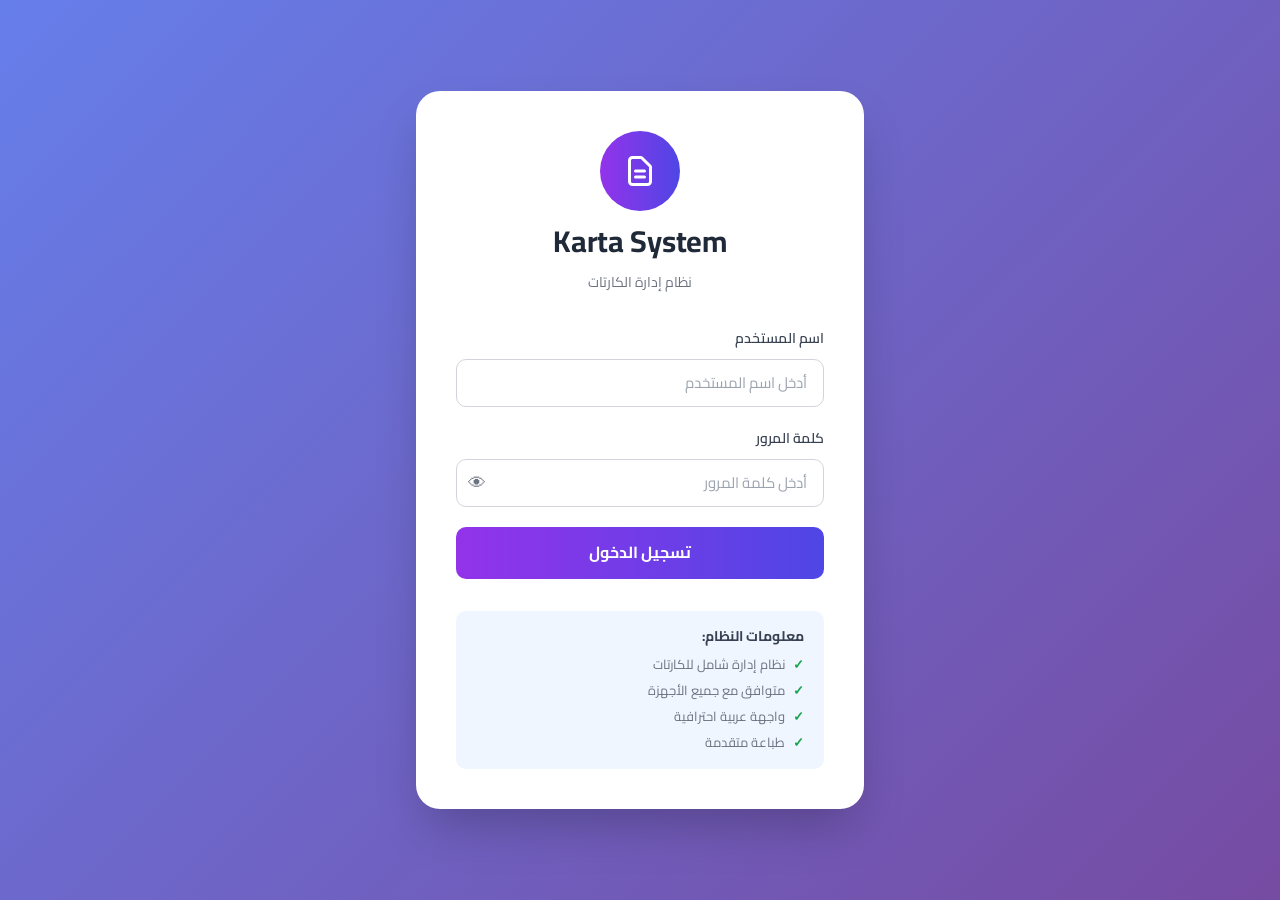
<file: karta/index.html>
<!DOCTYPE html>
<html lang="ar" dir="rtl">
<head>
  <meta charset="UTF-8" />
  <meta name="viewport" content="width=device-width, initial-scale=1.0" />
  <meta name="session-username" content="" />
  <title>النظام المالي</title>
  <meta name="description" content="النظام المالي - لوحة تحكم المراجعة النقدية" />
  <link rel="stylesheet" href="cairo-font.css" />
  <link rel="stylesheet" href="tailwind.css" />
  <link rel="stylesheet" href="styles.css" />
</head>
<body>
  <header class="header app-top">
    <div class="header__inner py-4 px-4">
      <div class="header__brand">
        <button id="sidebarToggle" type="button" class="header__menu-toggle" aria-label="فتح أو غلق القائمة" title="فتح أو غلق القائمة">
          <svg width="22" height="22" viewBox="0 0 24 24" fill="none" stroke="currentColor" stroke-width="2" stroke-linecap="round" stroke-linejoin="round" aria-hidden="true">
            <path d="M4 6h16"></path>
            <path d="M4 12h16"></path>
            <path d="M4 18h16"></path>
          </svg>
        </button>
        <div class="header__logo" aria-hidden="true">
          <svg fill="none" stroke="currentColor" viewBox="0 0 24 24" width="22" height="22">
            <path stroke-linecap="round" stroke-linejoin="round" stroke-width="2" d="M9 14l2 2 4-4m3-4V7a2 2 0 00-2-2h-4L9 5H5a2 2 0 00-2 2v12a2 2 0 002 2h14a2 2 0 002-2v-9l-8-8z"/>
          </svg>
        </div>
        <div>
          <h1 class="header__title text-lg mb-0">النظام المالي</h1>
          <p class="header__subtitle mb-0">لوحة تحكم المراجعة النقدية</p>
        </div>
      </div>
      <div class="header__actions gap-3">
        <button id="mysqlBackupBtn" type="button" class="btn btn-success btn-sm" title="تحميل نسخة احتياطية من قاعدة البيانات">
          💾 نسخة احتياطية
        </button>
        <button id="mysqlRestoreBtn" type="button" class="btn btn-warning btn-sm" title="استعادة نسخة احتياطية">
          📥 استعادة
        </button>
        <button id="logoutBtn" type="button" class="btn btn-secondary btn-sm">
          Logout
        </button>
      </div>
    </div>
  </header>

  <div class="body-wrapper">
    <div id="sidebar" class="sidebar sidebar-shell" role="navigation">
      <div class="sidebar__nav">
        <p class="sidebar-brand">التنقل</p>
        <button type="button" data-page="homePage" class="sidebar-link active" style="margin-top: 2rem;" data-tooltip="الرئيسية" aria-label="الرئيسية">
          <svg width="20" height="20" fill="none" stroke="currentColor" viewBox="0 0 24 24"><path stroke-linecap="round" stroke-linejoin="round" stroke-width="2" d="M3 12l2-2m0 0l7-7 7 7M5 10v10a1 1 0 001 1h3m10-11l2 2m-2-2v10a1 1 0 01-1 1h-3m-4 0a1 1 0 01-1-1v-4a1 1 0 011-1h2a1 1 0 011 1v4a1 1 0 01-1 1h-2z"/></svg>
          <span class="sidebar-link__label">الرئيسية</span>
        </button>
        <button type="button" data-page="dashboardPage" class="sidebar-link" data-tooltip="لوحة التحكم" aria-label="لوحة التحكم">
          <svg width="20" height="20" fill="none" stroke="currentColor" viewBox="0 0 24 24" stroke-width="2">
            <path stroke-linecap="round" stroke-linejoin="round" d="M4 5a1 1 0 011-1h14a1 1 0 011 1v2a1 1 0 01-1 1H5a1 1 0 01-1-1V5zM4 13a1 1 0 011-1h6a1 1 0 011 1v6a1 1 0 01-1 1H5a1 1 0 01-1-1v-6zM16 13a1 1 0 011-1h2a1 1 0 011 1v6a1 1 0 01-1 1h-2a1 1 0 01-1-1v-6z" />
          </svg>
          <span class="sidebar-link__label">لوحة التحكم</span>
        </button>
        <button type="button" data-page="receipt" class="sidebar-link" style="margin-top: 0.5rem;" data-tooltip="نموذج الصرف" aria-label="نموذج الصرف">
          <svg width="20" height="20" fill="none" stroke="currentColor" viewBox="0 0 24 24"><path stroke-linecap="round" stroke-linejoin="round" stroke-width="2" d="M9 12h6m-6 4h6m2 5H7a2 2 0 01-2-2V5a2 2 0 012-2h5.586a1 1 0 01.707.293l5.414 5.414a1 1 0 01.293.707V19a2 2 0 01-2 2z"/></svg>
          <span class="sidebar-link__label">نموذج الصرف</span>
        </button>
        <button type="button" data-page="allReceipts" class="sidebar-link" data-tooltip="جميع النماذج" aria-label="جميع النماذج">
          <svg width="20" height="20" fill="none" stroke="currentColor" viewBox="0 0 24 24"><path stroke-linecap="round" stroke-linejoin="round" stroke-width="2" d="M19 11H5m14 0a2 2 0 012 2v6a2 2 0 01-2 2H5a2 2 0 01-2-2v-6a2 2 0 012-2m14 0V9a2 2 0 00-2-2M5 11V9a2 2 0 012-2m0 0V5a2 2 0 012-2h6a2 2 0 012 2v2M7 7h10"/></svg>
          <span class="sidebar-link__label">جميع النماذج</span>
        </button>
        <button type="button" data-page="ownersPage" class="sidebar-link" data-tooltip="كشف حساب العملاء" aria-label="كشف حساب العملاء">
          <svg width="20" height="20" fill="none" stroke="currentColor" viewBox="0 0 24 24"><path stroke-linecap="round" stroke-linejoin="round" stroke-width="2" d="M17 20h5v-2a3 3 0 00-5.356-1.857M17 20H7m10 0v-2c0-.656-.126-1.283-.356-1.857M7 20H2v-2a3 3 0 015.356-1.857M7 20v-2c0-.656.126-1.283.356-1.857m0 0a5.002 5.002 0 019.288 0M15 7a3 3 0 11-6 0 3 3 0 016 0z"/></svg>
          <span class="sidebar-link__label">كشف حساب العملاء</span>
        </button>
        <button type="button" data-page="treasuryPage" class="sidebar-link" data-tooltip="الخزنة" aria-label="الخزنة">
          <svg width="20" height="20" fill="none" stroke="currentColor" viewBox="0 0 24 24"><path stroke-linecap="round" stroke-linejoin="round" stroke-width="2" d="M17 9V7a2 2 0 00-2-2H5a2 2 0 00-2 2v6a2 2 0 002 2h2m2 4h10a2 2 0 002-2v-6a2 2 0 00-2-2H9a2 2 0 00-2 2v6a2 2 0 002 2zm7-5a2 2 0 11-4 0 2 2 0 014 0z"/></svg>
          <span class="sidebar-link__label">الخزنة</span>
        </button>
        <button type="button" data-page="officesPage" class="sidebar-link" data-tooltip="المكاتب" aria-label="المكاتب">
          <svg width="20" height="20" fill="none" stroke="currentColor" viewBox="0 0 24 24"><path stroke-linecap="round" stroke-linejoin="round" stroke-width="2" d="M3 21h18M4 10h4v11H4V10zm6-7h4v18h-4V3zm6 4h4v14h-4V7z"/></svg>
          <span class="sidebar-link__label">المكاتب</span>
        </button>
        <button type="button" data-page="termsPage" class="sidebar-link" data-tooltip="شروط الاستخدام" aria-label="شروط الاستخدام">
          <svg width="20" height="20" fill="none" stroke="currentColor" viewBox="0 0 24 24"><path stroke-linecap="round" stroke-linejoin="round" stroke-width="2" d="M9 12l2 2 4-4m5.618-4.016A11.955 11.955 0 0112 2.944a11.955 11.955 0 01-8.618 3.04A12.02 12.02 0 003 9c0 5.591 3.824 10.29 9 11.622 5.176-1.332 9-6.03 9-11.622 0-1.042-.133-2.052-.382-3.016z"/></svg>
          <span class="sidebar-link__label">شروط الاستخدام</span>
        </button>
      </div>
      <div class="sidebar__resize-handle" role="separator" aria-label="تغيير حجم الشريط الجانبي" aria-orientation="vertical"></div>
    </div>

    <div id="mainContent" class="shell-main">
    <div id="app" class="main p-4">
      <section id="homePage" class="page hidden"></section>
      <section id="dashboardPage" class="page hidden"></section>
      <div id="receiptPage" class="page hidden"></div>

      <div id="allReceiptsPage" class="page hidden card">
        <div class="p-6 text-right">
          <h2 class="card-title mb-2">جميع النماذج</h2>
          <p class="text-muted text-sm mb-0">يتم عرض صفحة جميع النماذج من خلال مكونات النظام الحالية.</p>
        </div>
      </div>

      <section id="ownersPage" class="page hidden">
        <div class="p-6 text-right card">
          <div class="card-header mb-0">
            <h2 class="card-title mb-0">كشف حساب العملاء</h2>
          </div>

          <div class="form-section mt-6">
            <div class="flex flex-wrap gap-3 mb-4 items-end">
              <div class="form-group mb-0 form-field-narrow">
                <label class="label mb-2" for="ownerNameInput">اسم صاحب المركبة</label>
                <input id="ownerNameInput" type="text" placeholder="اسم صاحب المركبة" class="input input-sm" />
              </div>
              <div class="form-group mb-0 form-field-narrow">
                <label class="label mb-2" for="ownerNotesInput">ملاحظات</label>
                <input id="ownerNotesInput" type="text" placeholder="ملاحظات (اختياري)" class="input input-sm" />
              </div>
              <button id="addOwnerBtn" type="button" class="btn btn-primary mb-1">➕ إضافة صاحب مركبة</button>
            </div>
            <div class="form-group mb-0 form-field-search">
              <label class="label mb-2" for="ownerSearchInput">بحث</label>
              <input id="ownerSearchInput" type="text" placeholder="بحث بالاسم" class="input input-sm" />
            </div>
          </div>

          <div class="table-wrapper overflow-x-auto mt-6 mb-6">
            <table class="table">
              <thead>
                <tr>
                  <th>الاسم</th>
                  <th>الرصيد</th>
                  <th>إجراءات</th>
                </tr>
              </thead>
              <tbody id="ownersTable"></tbody>
            </table>
          </div>
        </div>
      </section>

      <section id="ownerDetailsPage" class="page hidden"></section>
      <section id="treasuryPage" class="page hidden"></section>
      <section id="officesPage" class="page hidden"></section>
      <section id="officeDetailsPage" class="page hidden"></section>
      <section id="termsPage" class="page hidden">
        <div class="terms-page-container">
          <div class="card terms-hero-card">
            <div class="terms-hero-header">
              <div class="terms-hero-title-group">
                <div class="terms-hero-icon" aria-hidden="true">
                  <svg width="26" height="26" fill="none" stroke="currentColor" viewBox="0 0 24 24">
                    <path stroke-linecap="round" stroke-linejoin="round" stroke-width="2"
                      d="M9 12l2 2 4-4m5.618-4.016A11.955 11.955 0 0112 2.944a11.955 11.955 0 01-8.618 3.04A12.02 12.02 0 003 9c0 5.591 3.824 10.29 9 11.622 5.176-1.332 9-6.03 9-11.622 0-1.042-.133-2.052-.382-3.016z"/>
                  </svg>
                </div>
                <div>
                  <h2 class="terms-page-title">شروط وأحكام استخدام النظام</h2>
                  <p class="terms-page-subtitle">يرجى قراءة البنود التالية المنظمة لاستخدام نظام Karta ERP</p>
                </div>
              </div>
              <button
                id="openDeveloperContactBtn"
                type="button"
                data-action="open-developer-contact"
                class="btn btn-primary terms-contact-btn"
                aria-haspopup="dialog"
                aria-controls="developerContactModal"
              >
                <svg width="18" height="18" fill="none" stroke="currentColor" viewBox="0 0 24 24" aria-hidden="true">
                  <path stroke-linecap="round" stroke-linejoin="round" stroke-width="2"
                    d="M3 5a2 2 0 012-2h3.28a1 1 0 01.948.684l1.498 4.493a1 1 0 01-.502 1.21l-2.257 1.13a11.042 11.042 0 005.516 5.516l1.13-2.257a1 1 0 011.21-.502l4.493 1.498a1 1 0 01.684.949V19a2 2 0 01-2 2h-1C9.716 21 3 14.284 3 6V5z"/>
                </svg>
                <span>للتواصل مع المطور</span>
              </button>
            </div>
          </div>

          <div class="terms-sections-grid">
            <article class="card terms-section-card">
              <h3 class="terms-section-title">1. الملكية الفكرية وحقوق الاستخدام</h3>
              <ul class="terms-list">
                <li>تظل حقوق ملكية النظام وبرمجته وتصميمه وتطويره للمطور.</li>
                <li>يحصل المستخدم على حق استخدام النظام داخل نشاطه التجاري المتفق عليه.</li>
                <li>لا تنتقل ملكية النظام أو حقوقه البرمجية إلى المستخدم بمجرد شراء النظام أو استخدامه.</li>
              </ul>
            </article>

            <article class="card terms-section-card">
              <h3 class="terms-section-title">2. نطاق الاستخدام ونقل النظام</h3>
              <ul class="terms-list">
                <li>يخصص النظام للاستخدام داخل النشاط التجاري المتفق عليه مع المطور.</li>
                <li>في حالة الرغبة في نقل النظام إلى جهاز آخر، يجب التنسيق مع المطور والحصول على موافقته قبل النقل.</li>
                <li>في حالة تلف جهاز التشغيل أو تعذر استخدامه، يمكن للمستخدم التواصل مع المطور لترتيب نقل النظام واستعادة البيانات وفق الإمكانيات المتاحة.</li>
              </ul>
            </article>

            <article class="card terms-section-card">
              <h3 class="terms-section-title">3. مسؤولية البيانات والنسخ الاحتياطي</h3>
              <ul class="terms-list">
                <li>بيانات النشاط التجاري التي يدخلها المستخدم تخص المستخدم.</li>
                <li>يعمل النظام محلياً على جهاز المستخدم، ولذلك يتحمل المستخدم مسؤولية الاحتفاظ بنسخ احتياطية دورية من قاعدة البيانات.</li>
                <li>يُنصح بحفظ النسخ الاحتياطية على وحدة تخزين خارجية أو وسيط مستقل عن جهاز التشغيل.</li>
                <li>لا يضمن المطور إمكانية استعادة البيانات في حالة تلف الجهاز أو وحدة التخزين دون وجود نسخة احتياطية سليمة.</li>
                <li>لا يتحمل المطور مسؤولية فقدان البيانات الناتج عن أعطال الأجهزة أو الكهرباء أو الحذف من قبل المستخدم أو الاستخدام غير الصحيح، في حدود ما يسمح به القانون.</li>
              </ul>
            </article>

            <article class="card terms-section-card">
              <h3 class="terms-section-title">4. الضمان</h3>
              <ul class="terms-list">
                <li>يضمن المطور أن النظام يعمل بصورة طبيعية وفق الوظائف المتفق عليها.</li>
                <li>في حالة توقف النظام بالكامل وعدم قدرة المطور على إصلاحه أو إعادة تشغيله خلال مدة المعالجة التي يحددها، يحق للمستخدم استرداد كامل المبلغ المدفوع مقابل النظام، وهذه هي الحالة التي ينطبق عليها هذا الاسترداد.</li>
                <li>لا يشمل الضمان أعطال الأجهزة، أو مشاكل الكهرباء، أو حذف البيانات من قبل المستخدم، أو الاستخدام غير الصحيح.</li>
              </ul>
            </article>

            <article class="card terms-section-card">
              <h3 class="terms-section-title">5. التعديلات والتطوير والدعم</h3>
              <ul class="terms-list">
                <li>أي تطويرات أو إضافات أو تعديلات أو خدمات دعم مستقبلية غير مشمولة في الاتفاق الأصلي، ويتم الاتفاق عليها بشكل منفصل.</li>
              </ul>
            </article>

            <article class="card terms-section-card">
              <h3 class="terms-section-title">6. ملكية البيانات والسرية</h3>
              <ul class="terms-list">
                <li>بيانات النشاط التجاري التي يدخلها المستخدم في النظام تخص المستخدم.</li>
                <li>يتعامل المطور مع البيانات التي قد يطلع عليها أثناء تقديم الدعم الفني بالقدر اللازم لتقديم الخدمة، مع مراعاة المحافظة على سريتها وعدم استخدامها لأغراض أخرى إلا بموافقة المستخدم أو وفق ما يسمح به القانون.</li>
              </ul>
            </article>
          </div>

          <div class="card terms-footer-card">
            <span class="terms-last-updated">تاريخ آخر تحديث: 22 أكتوبر 2026</span>
          </div>

          <div
            id="developerContactModal"
            class="modal-overlay hidden"
            role="dialog"
            aria-modal="true"
            aria-labelledby="developerContactModalTitle"
            aria-hidden="true"
          >
            <div class="modal terms-contact-modal">
              <div class="modal-header modal-header--purple">
                <h3 id="developerContactModalTitle" class="modal-header__title" style="font-size:1.125rem;">للتواصل مع المطور</h3>
                <button
                  id="closeDeveloperContactIconBtn"
                  type="button"
                  data-action="close-developer-contact"
                  class="modal-close"
                  aria-label="إغلاق"
                  title="إغلاق"
                >
                  <svg width="18" height="18" fill="none" stroke="currentColor" viewBox="0 0 24 24" aria-hidden="true">
                    <path stroke-linecap="round" stroke-linejoin="round" stroke-width="2" d="M6 18L18 6M6 6l12 12"/>
                  </svg>
                </button>
              </div>
              <div class="modal-body terms-contact-modal__body">
                <div class="terms-contact-item">
                  <span class="terms-contact-label">اسم المطور:</span>
                  <strong class="terms-contact-value">أحمد جلال خضر</strong>
                </div>
                <div class="terms-contact-item">
                  <span class="terms-contact-label">رقم الهاتف:</span>
                  <a href="tel:01014580684" class="terms-contact-phone" dir="ltr">01014580684</a>
                </div>
                <div class="terms-contact-item">
                  <span class="terms-contact-label">رقم الهاتف:</span>
                  <a href="tel:01558999210" class="terms-contact-phone" dir="ltr">01558999210</a>
                </div>
              </div>
              <div class="modal-footer">
                <button
                  id="closeDeveloperContactBtn"
                  type="button"
                  data-action="close-developer-contact"
                  class="btn btn-secondary"
                >
                  إغلاق
                </button>
              </div>
            </div>
          </div>
        </div>
      </section>
    </div>
    </div>
  </div>
  <script src="./xlsx.full.min.js"></script>
  <script type="module" src="./app.js?v=20260618"></script>
</body>
</html>
</file>
<file: karta/cairo-font.css>
/* ============================================================
   Cairo Font - Self-hosted for offline use
   Weights: 300, 400, 600, 700
   Subsets: arabic, latin
   Source: Google Fonts (fonts.gstatic.com)
   ============================================================ */

/* arabic - weight 300 */
@font-face {
  font-family: 'Cairo';
  font-style: normal;
  font-weight: 300;
  font-display: swap;
  src: url('fonts/cairo-arabic-300.woff2') format('woff2');
  unicode-range: U+0600-06FF, U+0750-077F, U+0870-088E, U+0890-0891,
    U+0898-08E1, U+08E3-08FF, U+200C-200E, U+2010-2011, U+204F, U+2E41,
    U+FB50-FDFF, U+FE70-FE74, U+FE76-FEFC, U+102E0-102FB, U+10E60-10E7E,
    U+10EC2-10EC4, U+10EFC-10EFF, U+1EE00-1EE03, U+1EE05-1EE1F,
    U+1EE21-1EE22, U+1EE24, U+1EE27, U+1EE29-1EE32, U+1EE34-1EE37,
    U+1EE39, U+1EE3B, U+1EE42, U+1EE47, U+1EE49, U+1EE4B,
    U+1EE4D-1EE4F, U+1EE51-1EE52, U+1EE54, U+1EE57, U+1EE59,
    U+1EE5B, U+1EE5D, U+1EE5F, U+1EE61-1EE62, U+1EE64,
    U+1EE67-1EE6A, U+1EE6C-1EE72, U+1EE74-1EE77, U+1EE79-1EE7C,
    U+1EE7E, U+1EE80-1EE89, U+1EE8B-1EE9B, U+1EEA1-1EEA3,
    U+1EEA5-1EEA9, U+1EEAB-1EEBB, U+1EEF0-1EEF1;
}

/* latin - weight 300 */
@font-face {
  font-family: 'Cairo';
  font-style: normal;
  font-weight: 300;
  font-display: swap;
  src: url('fonts/cairo-latin-300.woff2') format('woff2');
  unicode-range: U+0000-00FF, U+0131, U+0152-0153, U+02BB-02BC, U+02C6,
    U+02DA, U+02DC, U+0304, U+0308, U+0329, U+2000-206F, U+20AC,
    U+2122, U+2191, U+2193, U+2212, U+2215, U+FEFF, U+FFFD;
}

/* arabic - weight 400 */
@font-face {
  font-family: 'Cairo';
  font-style: normal;
  font-weight: 400;
  font-display: swap;
  src: url('fonts/cairo-arabic-400.woff2') format('woff2');
  unicode-range: U+0600-06FF, U+0750-077F, U+0870-088E, U+0890-0891,
    U+0898-08E1, U+08E3-08FF, U+200C-200E, U+2010-2011, U+204F, U+2E41,
    U+FB50-FDFF, U+FE70-FE74, U+FE76-FEFC, U+102E0-102FB, U+10E60-10E7E,
    U+10EC2-10EC4, U+10EFC-10EFF, U+1EE00-1EE03, U+1EE05-1EE1F,
    U+1EE21-1EE22, U+1EE24, U+1EE27, U+1EE29-1EE32, U+1EE34-1EE37,
    U+1EE39, U+1EE3B, U+1EE42, U+1EE47, U+1EE49, U+1EE4B,
    U+1EE4D-1EE4F, U+1EE51-1EE52, U+1EE54, U+1EE57, U+1EE59,
    U+1EE5B, U+1EE5D, U+1EE5F, U+1EE61-1EE62, U+1EE64,
    U+1EE67-1EE6A, U+1EE6C-1EE72, U+1EE74-1EE77, U+1EE79-1EE7C,
    U+1EE7E, U+1EE80-1EE89, U+1EE8B-1EE9B, U+1EEA1-1EEA3,
    U+1EEA5-1EEA9, U+1EEAB-1EEBB, U+1EEF0-1EEF1;
}

/* latin - weight 400 */
@font-face {
  font-family: 'Cairo';
  font-style: normal;
  font-weight: 400;
  font-display: swap;
  src: url('fonts/cairo-latin-400.woff2') format('woff2');
  unicode-range: U+0000-00FF, U+0131, U+0152-0153, U+02BB-02BC, U+02C6,
    U+02DA, U+02DC, U+0304, U+0308, U+0329, U+2000-206F, U+20AC,
    U+2122, U+2191, U+2193, U+2212, U+2215, U+FEFF, U+FFFD;
}

/* arabic - weight 600 */
@font-face {
  font-family: 'Cairo';
  font-style: normal;
  font-weight: 600;
  font-display: swap;
  src: url('fonts/cairo-arabic-600.woff2') format('woff2');
  unicode-range: U+0600-06FF, U+0750-077F, U+0870-088E, U+0890-0891,
    U+0898-08E1, U+08E3-08FF, U+200C-200E, U+2010-2011, U+204F, U+2E41,
    U+FB50-FDFF, U+FE70-FE74, U+FE76-FEFC, U+102E0-102FB, U+10E60-10E7E,
    U+10EC2-10EC4, U+10EFC-10EFF, U+1EE00-1EE03, U+1EE05-1EE1F,
    U+1EE21-1EE22, U+1EE24, U+1EE27, U+1EE29-1EE32, U+1EE34-1EE37,
    U+1EE39, U+1EE3B, U+1EE42, U+1EE47, U+1EE49, U+1EE4B,
    U+1EE4D-1EE4F, U+1EE51-1EE52, U+1EE54, U+1EE57, U+1EE59,
    U+1EE5B, U+1EE5D, U+1EE5F, U+1EE61-1EE62, U+1EE64,
    U+1EE67-1EE6A, U+1EE6C-1EE72, U+1EE74-1EE77, U+1EE79-1EE7C,
    U+1EE7E, U+1EE80-1EE89, U+1EE8B-1EE9B, U+1EEA1-1EEA3,
    U+1EEA5-1EEA9, U+1EEAB-1EEBB, U+1EEF0-1EEF1;
}

/* latin - weight 600 */
@font-face {
  font-family: 'Cairo';
  font-style: normal;
  font-weight: 600;
  font-display: swap;
  src: url('fonts/cairo-latin-600.woff2') format('woff2');
  unicode-range: U+0000-00FF, U+0131, U+0152-0153, U+02BB-02BC, U+02C6,
    U+02DA, U+02DC, U+0304, U+0308, U+0329, U+2000-206F, U+20AC,
    U+2122, U+2191, U+2193, U+2212, U+2215, U+FEFF, U+FFFD;
}

/* arabic - weight 700 */
@font-face {
  font-family: 'Cairo';
  font-style: normal;
  font-weight: 700;
  font-display: swap;
  src: url('fonts/cairo-arabic-700.woff2') format('woff2');
  unicode-range: U+0600-06FF, U+0750-077F, U+0870-088E, U+0890-0891,
    U+0898-08E1, U+08E3-08FF, U+200C-200E, U+2010-2011, U+204F, U+2E41,
    U+FB50-FDFF, U+FE70-FE74, U+FE76-FEFC, U+102E0-102FB, U+10E60-10E7E,
    U+10EC2-10EC4, U+10EFC-10EFF, U+1EE00-1EE03, U+1EE05-1EE1F,
    U+1EE21-1EE22, U+1EE24, U+1EE27, U+1EE29-1EE32, U+1EE34-1EE37,
    U+1EE39, U+1EE3B, U+1EE42, U+1EE47, U+1EE49, U+1EE4B,
    U+1EE4D-1EE4F, U+1EE51-1EE52, U+1EE54, U+1EE57, U+1EE59,
    U+1EE5B, U+1EE5D, U+1EE5F, U+1EE61-1EE62, U+1EE64,
    U+1EE67-1EE6A, U+1EE6C-1EE72, U+1EE74-1EE77, U+1EE79-1EE7C,
    U+1EE7E, U+1EE80-1EE89, U+1EE8B-1EE9B, U+1EEA1-1EEA3,
    U+1EEA5-1EEA9, U+1EEAB-1EEBB, U+1EEF0-1EEF1;
}

/* latin - weight 700 */
@font-face {
  font-family: 'Cairo';
  font-style: normal;
  font-weight: 700;
  font-display: swap;
  src: url('fonts/cairo-latin-700.woff2') format('woff2');
  unicode-range: U+0000-00FF, U+0131, U+0152-0153, U+02BB-02BC, U+02C6,
    U+02DA, U+02DC, U+0304, U+0308, U+0329, U+2000-206F, U+20AC,
    U+2122, U+2191, U+2193, U+2212, U+2215, U+FEFF, U+FFFD;
}
</file>
<file: karta/styles.css>
/* ============================================================
   DESIGN SYSTEM — Extracted from mss20 (Karta System)
   Framework-agnostic · RTL-ready · Copy-paste ready
   ============================================================ */


/* ─────────────────────────────────────────
   1. COLOR SYSTEM
   ───────────────────────────────────────── */
:root {

  /* ── Brand / Primary (Purple → Indigo) ── */
  --color-primary:            #7c3aed;
  --color-primary-dark:       #6d28d9;
  --color-primary-light:      #ede9fe;
  --color-primary-grad-start: #667eea;
  --color-primary-grad-end:   #764ba2;

  /* ── Secondary (Indigo) ── */
  --color-secondary:          #4f46e5;
  --color-secondary-dark:     #3730a3;

  /* ── Blue ── */
  --color-blue:               #2563eb;
  --color-blue-dark:          #1e40af;
  --color-blue-darker:        #1e3a8a;
  --color-blue-light:         #dbeafe;
  --color-blue-bg:            #eff6ff;

  /* ── Green / Success ── */
  --color-success:            #16a34a;
  --color-success-dark:       #15803d;
  --color-success-light:      #dcfce7;
  --color-success-bg:         #f0fdf4;

  /* ── Teal / Emerald ── */
  --color-emerald:            #059669;
  --color-teal:               #0f766e;

  /* ── Red / Danger ── */
  --color-danger:             #dc2626;
  --color-danger-dark:        #991b1b;
  --color-danger-light:       #fee2e2;
  --color-danger-bg:          #fff1f2;

  /* ── Orange / Warning ── */
  --color-warning:            #f97316;
  --color-warning-dark:       #c2410c;
  --color-warning-light:      #fed7aa;
  --color-warning-bg:         #fff7ed;

  /* ── Yellow ── */
  --color-yellow:             #ca8a04;
  --color-yellow-bg:          #fefce8;

  /* ── Gray Scale ── */
  --color-gray-50:            #f9fafb;
  --color-gray-100:           #f3f4f6;
  --color-gray-200:           #e5e7eb;
  --color-gray-300:           #d1d5db;
  --color-gray-400:           #9ca3af;
  --color-gray-500:           #6b7280;
  --color-gray-600:           #4b5563;
  --color-gray-700:           #374151;
  --color-gray-800:           #1f2937;
  --color-gray-900:           #111827;

  /* ── Semantic ── */
  --color-bg:                 #f9fafb;
  --color-surface:            #ffffff;
  --color-text:               #1f2937;
  --color-text-muted:         #6b7280;
  --color-text-subtle:        #9ca3af;
  --color-border:             #d1d5db;
  --color-border-light:       #e5e7eb;
  --color-overlay:            rgba(0, 0, 0, 0.50);

  /* ── App shell gradient (body background) ── */
  --app-bg-gradient: linear-gradient(135deg, var(--color-primary-grad-start) 0%,
                                             var(--color-primary-grad-end)   100%);

  /* ─────────────────────────────────────
     SPACING
     ───────────────────────────────────── */
  --space-1:   0.25rem;
  --space-2:   0.5rem;
  --space-3:   0.75rem;
  --space-4:   1rem;
  --space-5:   1.25rem;
  --space-6:   1.5rem;
  --space-8:   2rem;
  --space-10:  2.5rem;
  --space-12:  3rem;

  --space-xs:  var(--space-1);
  --space-sm:  var(--space-2);
  --space-md:  var(--space-4);
  --space-lg:  var(--space-6);
  --space-xl:  var(--space-8);
  --space-2xl: var(--space-12);

  /* ─────────────────────────────────────
     RADII
     ───────────────────────────────────── */
  --radius-sm:   0.375rem;
  --radius-md:   0.5rem;
  --radius-lg:   0.75rem;
  --radius-xl:   1rem;
  --radius-2xl:  1.5rem;
  --radius-full: 9999px;

  /* ─────────────────────────────────────
     SHADOWS
     ───────────────────────────────────── */
  --shadow-sm:  0 1px 2px rgba(0,0,0,0.06);
  --shadow-md:  0 4px 6px -1px rgba(0,0,0,0.10), 0 2px 4px -1px rgba(0,0,0,0.06);
  --shadow-lg:  0 10px 15px -3px rgba(0,0,0,0.10), 0 4px 6px -2px rgba(0,0,0,0.05);
  --shadow-xl:  0 20px 25px -5px rgba(0,0,0,0.10), 0 10px 10px -5px rgba(0,0,0,0.04);
  --shadow-2xl: 0 25px 50px -12px rgba(0,0,0,0.25);

  /* ─────────────────────────────────────
     TRANSITIONS
     ───────────────────────────────────── */
  --transition:      all 0.2s ease;
  --transition-slow: all 0.3s ease;

  /* ─────────────────────────────────────
     SIDEBAR SIZING
     ───────────────────────────────────── */
  --sidebar-width:            260px;
  --sidebar-collapsed-width:  60px;
  --sidebar-min-width:        60px;
  --sidebar-max-width:        500px;
}


/* ─────────────────────────────────────────
   2. TYPOGRAPHY
   ───────────────────────────────────────── */
@import url('cairo-font.css');

*, *::before, *::after { box-sizing: border-box; }

html { font-size: 16px; }

body {
  font-family: 'Cairo', Arial, sans-serif;
  font-size:   1rem;
  line-height: 1.6;
  color:       var(--color-text);
  background:  var(--color-bg);
  direction:   rtl;
  margin:      0;
  --sidebar-active-width: var(--sidebar-width);
}

h1 { font-size: 1.875rem; font-weight: 700; line-height: 1.20; margin: 0 0 0.5rem; }
h2 { font-size: 1.500rem; font-weight: 700; line-height: 1.25; margin: 0 0 0.5rem; }
h3 { font-size: 1.250rem; font-weight: 700; line-height: 1.30; margin: 0 0 0.4rem; }
h4 { font-size: 1.125rem; font-weight: 600; line-height: 1.40; margin: 0 0 0.4rem; }
h5 { font-size: 1.000rem; font-weight: 600; line-height: 1.50; margin: 0 0 0.3rem; }
h6 { font-size: 0.875rem; font-weight: 600; line-height: 1.50; margin: 0 0 0.3rem; }

p { margin: 0 0 1rem; }

.text-xs  { font-size: 0.750rem; }
.text-sm  { font-size: 0.875rem; }
.text-lg  { font-size: 1.125rem; }
.text-xl  { font-size: 1.250rem; }
.text-2xl { font-size: 1.500rem; }
.text-3xl { font-size: 1.875rem; }

.font-medium  { font-weight: 500; }
.font-semibold{ font-weight: 600; }
.font-bold    { font-weight: 700; }

.text-muted  { color: var(--color-text-muted);  }
.text-subtle { color: var(--color-text-subtle); }
.text-center { text-align: center; }
.text-right  { text-align: right;  }
.text-left   { text-align: left;   }


/* ─────────────────────────────────────────
   4. COMPONENTS
   ───────────────────────────────────────── */

/* ════════════════════════════════════════
   4a. BUTTONS
   ════════════════════════════════════════ */
.btn {
  display:         inline-flex;
  align-items:     center;
  justify-content: center;
  gap:             var(--space-2);
  padding:         0.5rem 1rem;
  font-family:     inherit;
  font-size:       0.875rem;
  font-weight:     600;
  line-height:     1;
  border:          none;
  border-radius:   var(--radius-lg);
  cursor:          pointer;
  text-decoration: none;
  white-space:     nowrap;
  transition:      var(--transition);
}
.btn:focus-visible { outline: 2px solid var(--color-primary); outline-offset: 2px; }
.btn svg { width: 1.25rem; height: 1.25rem; flex-shrink: 0; }

/* — Sizes — */
.btn-sm   { padding: 0.375rem 0.75rem;  font-size: 0.75rem;  }
.btn-lg   { padding: 0.75rem  1.5rem;   font-size: 1rem;     }
.btn-xl   { padding: 0.875rem 1.75rem;  font-size: 1.0625rem;}
.btn-full { width: 100%; }

/* — Variants — */
.btn-primary       { background: var(--color-primary);   color: #fff; }
.btn-primary:hover { background: var(--color-primary-dark); box-shadow: var(--shadow-md); }

.btn-primary-grad {
  background: linear-gradient(to right, #9333ea, var(--color-secondary));
  color: #fff;
}
.btn-primary-grad:hover { box-shadow: var(--shadow-lg); transform: scale(1.03); }

.btn-success       { background: var(--color-success);      color: #fff; }
.btn-success:hover { background: var(--color-success-dark); }

.btn-danger        { background: var(--color-danger);       color: #fff; }
.btn-danger:hover  { background: var(--color-danger-dark);  }

.btn-warning       { background: var(--color-warning);      color: #fff; }
.btn-warning:hover { filter: brightness(0.9); }

.btn-blue          { background: var(--color-blue);         color: #fff; }
.btn-blue:hover    { background: var(--color-blue-dark);    }

.btn-indigo        { background: var(--color-secondary);    color: #fff; }
.btn-indigo:hover  { background: var(--color-secondary-dark); }

.btn-teal          { background: var(--color-teal);         color: #fff; }
.btn-teal:hover    { filter: brightness(0.9); }

.btn-ghost         { background: var(--color-gray-100); color: var(--color-gray-700); }
.btn-ghost:hover   { background: var(--color-gray-200); }

.btn-outline { background: transparent; border: 2px solid currentColor; }
.btn-outline:hover { background: var(--color-gray-50); }

/* Icon-only round */
.btn-icon {
  padding:       0.5rem;
  border-radius: var(--radius-full);
  background:    var(--color-gray-100);
  color:         var(--color-gray-700);
}
.btn-icon:hover { background: var(--color-gray-200); }


/* ════════════════════════════════════════
   4b. INPUTS & FORM CONTROLS
   ════════════════════════════════════════ */
.input {
  display:       block;
  width:         100%;
  padding:       0.625rem 1rem;
  font-family:   inherit;
  font-size:     0.9375rem;
  line-height:   1.5;
  color:         var(--color-text);
  background:    #fff;
  border:        1px solid var(--color-border);
  border-radius: var(--radius-lg);
  outline:       none;
  transition:    var(--transition);
}
.input::placeholder { color: var(--color-text-subtle); }
.input:focus {
  border-color: var(--color-primary);
  box-shadow:   0 0 0 3px rgba(124, 58, 237, 0.15);
}
.input-sm { padding: 0.375rem 0.75rem; font-size: 0.8125rem; }

.input-error       { border-color: var(--color-danger); }
.input-error:focus { box-shadow: 0 0 0 3px rgba(220, 38, 38, 0.15); }

.input-success       { border-color: var(--color-success); }
.input-success:focus { box-shadow: 0 0 0 3px rgba(22, 163, 74, 0.15); }

/* Select */
.select {
  appearance: none;
  background-image: url("data:image/svg+xml,%3Csvg xmlns='http://www.w3.org/2000/svg' fill='none' viewBox='0 0 24 24' stroke='%236b7280'%3E%3Cpath stroke-linecap='round' stroke-linejoin='round' stroke-width='2' d='M19 9l-7 7-7-7'/%3E%3C/svg%3E");
  background-repeat:   no-repeat;
  background-position: left 0.75rem center;
  background-size:     1rem;
  padding-left:        2.5rem;
}

/* Label */
.label {
  display:       block;
  font-size:     0.875rem;
  font-weight:   600;
  color:         var(--color-gray-700);
  margin-bottom: var(--space-2);
}

/* Form group */
.form-group { margin-bottom: var(--space-5); }

/* Inline date range filter row */
.filter-row {
  display:       flex;
  align-items:   center;
  flex-wrap:     wrap;
  gap:           var(--space-2);
  background:    var(--color-gray-50);
  border:        1px solid var(--color-gray-200);
  border-radius: var(--radius-lg);
  padding:       0.5rem 0.75rem;
}
.filter-row .label { margin: 0; color: var(--color-text-muted); font-size: 0.75rem; }
.filter-row .input { width: auto; }


/* ════════════════════════════════════════
   4c. TABLES
   ════════════════════════════════════════ */
.table-wrapper {
  width:         100%;
  overflow-x:    auto;
  border-radius: var(--radius-lg);
  border:        1px solid var(--color-border-light);
}

.table {
  width:           100%;
  border-collapse: collapse;
  font-size:       0.875rem;
  background:      #fff;
}

.table th,
.table td {
  padding:        0.625rem 1rem;
  text-align:     right;
  border:         1px solid var(--color-border-light);
  vertical-align: middle;
  white-space:    nowrap;
}

.table thead tr         { background: var(--color-blue-darker); }
.table thead th         { color: #fff; font-weight: 600; font-size: 0.8125rem; border-color: var(--color-blue-darker); }
.table tbody tr:nth-child(even) td { background: #f0f4ff; }
.table tbody tr:hover   td         { background: #e8eeff; }

/* Colored thead variants */
.table-purple thead tr  { background: var(--color-primary);      }
.table-green  thead tr  { background: var(--color-success-dark); }
.table-red    thead tr  { background: var(--color-danger);       }
.table-teal   thead tr  { background: var(--color-teal);         }
.table-gray   thead tr  { background: var(--color-gray-700);     }

/* Separator row (vehicle change, etc.) */
.table-sep-row td {
  background:    var(--color-warning-bg) !important;
  border-top:    2px solid var(--color-warning) !important;
  border-bottom: 2px solid var(--color-warning) !important;
  color:         var(--color-warning-dark);
  font-weight:   700;
}

/* Inline transparent table input */
.table-input {
  border:      none;
  background:  transparent;
  width:       100%;
  text-align:  center;
  font-family: inherit;
  font-size:   inherit;
  color:       inherit;
  outline:     none;
  padding:     0;
}
.table-input:focus {
  background:    #fff;
  border-bottom: 1px solid var(--color-primary);
}

.cell-net    { font-weight: 700; color: var(--color-blue-dark); }
.cell-danger { font-weight: 700; color: var(--color-danger);    }


/* ════════════════════════════════════════
   4d. CARDS
   ════════════════════════════════════════ */
.card {
  background:    var(--color-surface);
  border-radius: var(--radius-xl);
  box-shadow:    var(--shadow-lg);
  padding:       var(--space-6);
}

.card-header {
  display:         flex;
  align-items:     center;
  justify-content: space-between;
  flex-wrap:       wrap;
  gap:             var(--space-4);
  margin-bottom:   var(--space-5);
}

.card-title    { font-size: 1.25rem; font-weight: 700; color: var(--color-gray-800); margin: 0; }
.card-subtitle { font-size: 0.875rem; color: var(--color-text-muted); margin: 0.25rem 0 0; }


/* ════════════════════════════════════════
   4e. STAT CARDS
   ════════════════════════════════════════ */
.stat-card {
  display:         flex;
  align-items:     center;
  justify-content: space-between;
  padding:         var(--space-6);
  border-radius:   var(--radius-xl);
  box-shadow:      var(--shadow-md);
  color:           #fff;
}

.stat-card__label { font-size: 0.875rem; opacity: 0.90; }
.stat-card__value { font-size: 1.875rem; font-weight: 700; margin-top: 0.5rem; }
.stat-card__note  { font-size: 0.75rem;  opacity: 0.75; margin-top: 0.25rem; }
.stat-card__icon  { width: 3rem; height: 3rem; opacity: 0.50; }

.stat-blue    { background: linear-gradient(135deg, #3b82f6, #2563eb); }
.stat-green   { background: linear-gradient(135deg, #22c55e, #16a34a); }
.stat-emerald { background: linear-gradient(135deg, #10b981, #059669); }
.stat-purple  { background: linear-gradient(135deg, #a855f7, #7c3aed); }
.stat-orange  { background: linear-gradient(135deg, #fb923c, #f97316); }
.stat-yellow  { background: linear-gradient(135deg, #facc15, #ca8a04); }
.stat-red     { background: linear-gradient(135deg, #f87171, #dc2626); }
.stat-teal    { background: linear-gradient(135deg, #2dd4bf, #0f766e); }


/* ════════════════════════════════════════
   4f. MODALS
   ════════════════════════════════════════ */
.modal-overlay {
  position:        fixed;
  inset:           0;
  background:      var(--color-overlay);
  display:         flex;
  align-items:     center;
  justify-content: center;
  z-index:         50;
  padding:         var(--space-4);
}
.modal-overlay.hidden { display: none; }

.modal {
  background:    var(--color-surface);
  border-radius: var(--radius-2xl);
  box-shadow:    var(--shadow-2xl);
  width:         100%;
  max-width:     28rem;
  max-height:    90vh;
  overflow:      auto;
}
.modal-lg  { max-width: 48rem; }
.modal-xl  { max-width: 72rem; }

.modal-header {
  position:        sticky;
  top:             0;
  z-index:         10;
  display:         flex;
  align-items:     center;
  justify-content: space-between;
  padding:         var(--space-6);
  border-radius:   var(--radius-2xl) var(--radius-2xl) 0 0;
  color:           #fff;
}
.modal-header--purple { background: linear-gradient(to right, #9333ea, var(--color-secondary)); }
.modal-header--red    { background: linear-gradient(to right, var(--color-danger), #b91c1c);    }
.modal-header--blue   { background: linear-gradient(to right, var(--color-blue), var(--color-blue-dark)); }
.modal-header--green  { background: linear-gradient(to right, var(--color-success), var(--color-success-dark)); }

.modal-header__title    { font-size: 1.5rem;  font-weight: 700; margin: 0; }
.modal-header__subtitle { font-size: 0.875rem; opacity: 0.90; margin: 0.25rem 0 0; }

.modal-close {
  background:    rgba(255, 255, 255, 0.20);
  border:        none;
  border-radius: var(--radius-md);
  color:         #fff;
  padding:       0.5rem;
  cursor:        pointer;
  display:       flex;
  align-items:   center;
  justify-content: center;
  transition:    var(--transition);
}
.modal-close:hover { background: rgba(255, 255, 255, 0.30); }

.modal-body   { padding: var(--space-6); }
.modal-footer {
  display: flex;
  gap:     var(--space-3);
  padding: 0 var(--space-6) var(--space-6);
}
.modal-footer .btn { flex: 1; }


/* ════════════════════════════════════════
   4g. ALERTS / BADGES
   ════════════════════════════════════════ */
.alert {
  display:       flex;
  align-items:   flex-start;
  gap:           var(--space-3);
  padding:       var(--space-4);
  border-radius: var(--radius-lg);
  font-size:     0.875rem;
}
.alert-success { background: var(--color-success-bg); color: #14532d; border: 1px solid #86efac; }
.alert-danger  { background: var(--color-danger-bg);  color: #7f1d1d; border: 1px solid #fca5a5; }
.alert-warning { background: var(--color-warning-bg); color: #7c2d12; border: 1px solid var(--color-warning-light); }
.alert-info    { background: var(--color-blue-bg);    color: #1e3a8a; border: 1px solid #93c5fd; }
.alert-purple  { background: var(--color-primary-light); color: #4c1d95; border: 1px solid #c4b5fd; }

/* Debt banner */
.debt-banner {
  display:     flex;
  flex-wrap:   wrap;
  align-items: center;
  gap:         var(--space-2);
  padding:     0.375rem 0.625rem;
  background:  linear-gradient(90deg, #fff1f2, #fff7ed);
  border-top:  2px dashed var(--color-warning);
  border-bottom: 1px solid var(--color-warning-light);
  font-size:   0.75rem;
  color:       #7c2d12;
}
.debt-badge {
  background:    var(--color-danger);
  color:         #fff;
  padding:       0.125rem 0.625rem;
  border-radius: var(--radius-full);
  font-weight:   700;
  font-size:     0.75rem;
  white-space:   nowrap;
}

/* Badge pill */
.badge {
  display:       inline-flex;
  align-items:   center;
  padding:       0.1875rem 0.625rem;
  border-radius: var(--radius-full);
  font-size:     0.75rem;
  font-weight:   700;
}
.badge-blue   { background: var(--color-blue-light);    color: var(--color-blue-dark);    }
.badge-green  { background: var(--color-success-light); color: var(--color-success-dark); }
.badge-red    { background: var(--color-danger-light);  color: var(--color-danger-dark);  }
.badge-purple { background: var(--color-primary-light); color: var(--color-primary-dark); }
.badge-orange { background: #ffedd5;                    color: #9a3412;                   }
.badge-gray   { background: var(--color-gray-100);      color: var(--color-gray-700);     }


/* ════════════════════════════════════════
   4h. TABS
   ════════════════════════════════════════ */
.tabs {
  display:      flex;
  border-bottom: 1px solid var(--color-border-light);
  overflow-x:   auto;
}

.tab-btn {
  padding:       0.75rem 1.5rem;
  font-family:   inherit;
  font-weight:   600;
  font-size:     0.9375rem;
  color:         var(--color-text-muted);
  background:    none;
  border:        none;
  border-bottom: 3px solid transparent;
  cursor:        pointer;
  white-space:   nowrap;
  transition:    var(--transition);
}
.tab-btn:hover              { color: var(--color-text); }
.tab-btn.active-blue        { color: var(--color-blue);    border-bottom-color: var(--color-blue);    }
.tab-btn.active-green       { color: var(--color-success); border-bottom-color: var(--color-success); }
.tab-btn.active-purple      { color: var(--color-primary); border-bottom-color: var(--color-primary); }
.tab-btn.active-teal        { color: var(--color-teal);    border-bottom-color: var(--color-teal);    }


/* ════════════════════════════════════════
   4i. TOTALS / SUMMARY BOXES
   ════════════════════════════════════════ */
/* Compact totals strip (bottom of table) */
.totals-row {
  display:    flex;
  gap:        var(--space-3);
  flex-wrap:  wrap;
  padding:    var(--space-3) var(--space-4);
  background: var(--color-gray-50);
  border-top: 1px solid var(--color-border-light);
}

.total-box {
  flex:          1;
  min-width:     4.5rem;
  text-align:    center;
  border:        1px solid var(--color-border);
  border-radius: var(--radius-md);
  padding:       0.25rem 0.5rem;
  background:    #fff;
}
.total-box__label { font-size: 0.6875rem; color: var(--color-text-muted); margin: 0; }
.total-box__value { font-size: 0.875rem;  font-weight: 700; color: var(--color-blue-dark); margin: 0; }

/* Grand total box */
.grand-box {
  flex:          1;
  min-width:     7.5rem;
  border:        2px solid var(--color-blue-dark);
  border-radius: var(--radius-xl);
  padding:       var(--space-3);
  text-align:    center;
  background:    var(--color-blue-bg);
}
.grand-box__label { font-size: 0.75rem;   color: var(--color-gray-600);  margin: 0 0 0.25rem; }
.grand-box__value { font-size: 0.9375rem; font-weight: 700; color: var(--color-blue-dark); margin: 0; }

/* Balance highlight */
.balance-box {
  display:       inline-block;
  background:    var(--color-blue-light);
  border:        2px solid var(--color-blue);
  border-radius: var(--radius-md);
  padding:       0.75rem 1.25rem;
  text-align:    center;
}
.balance-box span { font-size: 1.375rem; font-weight: 700; color: var(--color-blue-dark); }

/* Summary panel (deposit / withdrawal / balance) */
.summary-panel {
  display:        flex;
  gap:            var(--space-4);
  justify-content: center;
  flex-wrap:      wrap;
  margin-bottom:  var(--space-5);
}
.sum-box {
  border:        2px solid;
  border-radius: var(--radius-xl);
  padding:       0.625rem 1.5rem;
  text-align:    center;
  min-width:     7.5rem;
}
.sum-box--deposit    { border-color: var(--color-success); color: var(--color-success); }
.sum-box--withdrawal { border-color: var(--color-danger);  color: var(--color-danger);  }
.sum-box--balance    { border-color: var(--color-primary); color: var(--color-primary); }
.sum-box__label { font-size: 0.75rem;  font-weight: 700; margin: 0 0 0.25rem; }
.sum-box__value { font-size: 1.25rem;  font-weight: 700; margin: 0; }


/* ════════════════════════════════════════
   4j. NOTIFICATION PANEL
   ════════════════════════════════════════ */
.notif-panel {
  position:       absolute;
  left:           0;
  margin-top:     0.5rem;
  width:          24rem;
  background:     #fff;
  border-radius:  var(--radius-xl);
  box-shadow:     var(--shadow-2xl);
  border:         1px solid var(--color-border-light);
  z-index:        50;
  overflow:       hidden;
  max-height:     30rem;
  display:        flex;
  flex-direction: column;
}
.notif-panel.hidden { display: none; }

.notif-panel__header {
  display:         flex;
  align-items:     center;
  justify-content: space-between;
  padding:         0.75rem 1rem;
  background:      linear-gradient(to right, #9333ea, var(--color-secondary));
  color:           #fff;
  font-weight:     700;
  font-size:       0.875rem;
}
.notif-panel__body { overflow-y: auto; max-height: 25rem; }

.notif-badge {
  position:      absolute;
  top:           -0.25rem;
  right:         -0.25rem;
  background:    var(--color-danger);
  color:         #fff;
  font-size:     0.6875rem;
  font-weight:   700;
  border-radius: var(--radius-full);
  width:         1.25rem;
  height:        1.25rem;
  display:       flex;
  align-items:   center;
  justify-content: center;
}


/* ════════════════════════════════════════
   4k. STEP ITEMS  (e.g. Quick-start list)
   ════════════════════════════════════════ */
.step-item {
  display:       flex;
  align-items:   flex-start;
  gap:           var(--space-3);
  padding:       var(--space-4);
  border-radius: var(--radius-lg);
}
.step-item--blue   { background: var(--color-blue-bg);       }
.step-item--green  { background: var(--color-success-bg);    }
.step-item--purple { background: var(--color-primary-light); }

.step-number {
  width:           2rem;
  height:          2rem;
  border-radius:   var(--radius-full);
  color:           #fff;
  font-weight:     700;
  display:         flex;
  align-items:     center;
  justify-content: center;
  flex-shrink:     0;
}
.step-number--blue   { background: var(--color-blue);    }
.step-number--green  { background: var(--color-success); }
.step-number--purple { background: var(--color-primary); }


/* ════════════════════════════════════════
   4l. RECEIPT / PRINT BLOCK
   ════════════════════════════════════════ */
.receipt-block {
  border:         1.5px solid var(--color-blue-dark);
  border-radius:  var(--radius-sm);
  margin-bottom:  1.125rem;
  overflow:       hidden;
  page-break-inside: avoid;
}
.receipt-block__header {
  background:    #fff;
  color:         var(--color-blue-darker);
  padding:       0.375rem 0.625rem;
  border-bottom: 2px solid var(--color-blue-dark);
}
.receipt-block__title { font-size: 0.9375rem; font-weight: 700; }
.receipt-block__note  {
  margin:     0;
  padding:    0.3125rem 0.625rem;
  background: var(--color-yellow-bg);
  border-top: 1px solid #fde047;
  font-size:  0.875rem;
  color:      #713f12;
}


/* ─────────────────────────────────────────
   5. LAYOUT SYSTEM
   ───────────────────────────────────────── */

/* App shell */
body {
  display:        flex;
  flex-direction: column;
  min-height:     100vh;
}

.app {
  display:        flex;
  flex-direction: column;
  min-height:     100vh;
}

/* ── Header ── */
.header {
  position:   relative;
  z-index:    40;
  background: #fff;
  box-shadow: 0 1px 4px rgba(15, 23, 42, 0.06);
  border-bottom: 1px solid var(--color-gray-200);
  flex-shrink: 0;
}
.header__inner {
  display:         flex;
  align-items:     center;
  justify-content: space-between;
  padding:         var(--space-4) var(--space-6);
  gap:             var(--space-3);
}
.header__brand {
  display:     flex;
  align-items: center;
  gap:         var(--space-3);
}
.header__menu-toggle {
  display: inline-flex;
  align-items: center;
  justify-content: center;
  width: 2.75rem;
  height: 2.75rem;
  padding: 0;
  border: 1px solid var(--color-border);
  border-radius: var(--radius-full);
  background: #fff;
  color: var(--color-gray-700);
  cursor: pointer;
  flex-shrink: 0;
  transition: var(--transition);
}
.header__menu-toggle:hover {
  background: var(--color-gray-50);
  border-color: var(--color-gray-300);
  box-shadow: var(--shadow-sm);
}
.header__menu-toggle svg {
  width: 1.25rem;
  height: 1.25rem;
}
.header__logo {
  width:           3rem;
  height:          3rem;
  border-radius:   var(--radius-full);
  background:      linear-gradient(to right, #9333ea, var(--color-secondary));
  display:         flex;
  align-items:     center;
  justify-content: center;
  flex-shrink:     0;
}
.header__logo svg { width: 1.5rem; height: 1.5rem; color: #fff; }

.header__title    { font-size: 1.25rem; font-weight: 700; color: var(--color-gray-800); margin: 0; }
.header__subtitle { font-size: 0.875rem; color: var(--color-text-muted); margin: 0; }
.header__actions  { display: flex; align-items: center; gap: var(--space-2); }

/* ── Sidebar ── */
.sidebar {
  width:      var(--sidebar-active-width);
  flex-shrink: 0;
  background: linear-gradient(to bottom, #7e22ce, var(--color-secondary-dark));
  min-height: 100%;
  color:      #fff;
  transition: width 0.2s ease, transform 0.2s ease;
  overflow:   hidden;
}

.sidebar__nav {
  padding:        var(--space-4);
  display:        flex;
  flex-direction: column;
  gap:            var(--space-1);
}

.sidebar-link {
  position:   relative;
  display:     flex;
  align-items: center;
  gap:         0.75rem;
  padding:     0.75rem 1rem;
  border-radius: var(--radius-lg);
  color:         rgba(255, 255, 255, 0.85);
  text-decoration: none;
  font-size:   0.9375rem;
  font-weight: 500;
  transition:  var(--transition-slow);
  border-right: 4px solid transparent;
}
.sidebar-link svg         { width: 1.5rem; height: 1.5rem; flex-shrink: 0; }
.sidebar-link:hover       { transform: translateX(-5px); background: rgba(255,255,255,0.10); color: #fff; }
.sidebar-link.active      { background: rgba(255,255,255,0.20); border-right-color: #fff; color: #fff; }

.sidebar-link__label {
  display: inline-flex;
  align-items: center;
}

/* ── Body wrapper ── */
.body-wrapper {
  display:     flex;
  flex:        1;
  align-items: stretch;
  overflow:    hidden;
}

/* ── Main / Page area ── */
.shell-main {
  flex: 1;
  overflow-y: auto;
}

.main {
  flex:        1 1 0%;
  min-width:   0;
  padding:     var(--space-6);
  background:  var(--color-bg);
  overflow-x:  hidden;
}

.page { display: flex; flex-direction: column; gap: var(--space-6); }

/* ── Grid helpers ── */
.grid   { display: grid; gap: var(--space-4); }
.grid-2 { grid-template-columns: repeat(2, 1fr); }
.grid-3 { grid-template-columns: repeat(3, 1fr); }
.grid-4 { grid-template-columns: repeat(4, 1fr); }

.stat-grid {
  display:               grid;
  gap:                   var(--space-4);
  grid-template-columns: repeat(auto-fit, minmax(12rem, 1fr));
}

.two-col { display: grid; gap: var(--space-6); grid-template-columns: 1fr 1fr; }

/* ── Flex helpers ── */
.flex             { display: flex; }
.flex-col         { display: flex; flex-direction: column; }
.flex-wrap        { flex-wrap: wrap; }
.items-center     { align-items: center; }
.items-start      { align-items: flex-start; }
.justify-between  { justify-content: space-between; }
.justify-center   { justify-content: center; }
.gap-2  { gap: var(--space-2); }
.gap-3  { gap: var(--space-3); }
.gap-4  { gap: var(--space-4); }
.gap-6  { gap: var(--space-6); }

/* ── Spacing ── */
.p-4  { padding:       var(--space-4);  }
.p-6  { padding:       var(--space-6);  }
.mb-4 { margin-bottom: var(--space-4);  }
.mb-6 { margin-bottom: var(--space-6);  }
.mt-4 { margin-top:    var(--space-4);  }
.mt-6 { margin-top:    var(--space-6);  }

/* ── Misc ── */
.overflow-x-auto  { overflow-x: auto;  }
.overflow-auto    { overflow:   auto;   }
.hidden           { display: none !important; }

/* ── Animations ── */
@keyframes fadeIn {
  from { opacity: 0; transform: translateY(20px); }
  to   { opacity: 1; transform: translateY(0);    }
}
.fade-in { animation: fadeIn 0.45s ease-in; }

@keyframes slideDown {
  from { transform: translateY(-100%); opacity: 0; }
  to   { transform: translateY(0);     opacity: 1; }
}
.slide-down { animation: slideDown 0.3s ease; }

@keyframes pulse {
  0%, 100% { opacity: 1; }
  50%       { opacity: 0.5; }
}
.animate-pulse { animation: pulse 2s cubic-bezier(0.4, 0, 0.6, 1) infinite; }


/* ─────────────────────────────────────────
   6. LOGIN PAGE
   ───────────────────────────────────────── */
.login-page {
  min-height: 100vh;
  display: flex;
  align-items: center;
  justify-content: center;
  padding: 1rem;
  background: linear-gradient(135deg, #667eea 0%, #764ba2 100%);
}

.login-card {
  background: #ffffff;
  border-radius: 1.5rem;
  box-shadow: 0 25px 50px -12px rgba(0, 0, 0, 0.25);
  padding: 2.5rem;
  width: 100%;
  max-width: 28rem;
  animation: loginFadeIn 0.5s ease-out;
}

@keyframes loginFadeIn {
  from { opacity: 0; transform: translateY(24px); }
  to   { opacity: 1; transform: translateY(0);    }
}

/* ── Login Header / Branding ── */
.login-header {
  display: flex;
  flex-direction: column;
  align-items: center;
  gap: 0.75rem;
  margin-bottom: 2rem;
}

.login-icon {
  width: 80px;
  height: 80px;
  border-radius: 50%;
  background: linear-gradient(to right, #9333ea, #4f46e5);
  display: flex;
  align-items: center;
  justify-content: center;
  flex-shrink: 0;
}

.login-icon svg {
  width: 2.25rem;
  height: 2.25rem;
  color: #ffffff;
}

.login-title {
  font-size: 1.875rem;
  font-weight: 700;
  color: #1f2937;
  margin: 0;
  letter-spacing: -0.01em;
}

.login-subtitle {
  font-size: 0.875rem;
  color: #6b7280;
  margin: 0;
}

/* ── Login Form Fields ── */
.login-field {
  margin-bottom: 1.25rem;
}

.login-label {
  display: block;
  font-size: 0.875rem;
  font-weight: 600;
  color: #374151;
  margin-bottom: 0.5rem;
}

.login-input {
  display: block;
  width: 100%;
  padding: 0.75rem 1rem;
  font-family: inherit;
  font-size: 0.9375rem;
  line-height: 1.5;
  color: #1f2937;
  background: #ffffff;
  border: 1.5px solid #d1d5db;
  border-radius: 0.625rem;
  outline: none;
  transition: border-color 0.25s ease, box-shadow 0.25s ease;
}

.login-input::placeholder {
  color: #9ca3af;
}

.login-input:focus {
  border-color: #a855f7;
  box-shadow: 0 0 0 3px rgba(168, 85, 247, 0.2);
}

/* ── Login Submit Button ── */
.login-btn {
  display: block;
  width: 100%;
  padding: 0.75rem 1rem;
  font-family: inherit;
  font-size: 1rem;
  font-weight: 700;
  color: #ffffff;
  background: linear-gradient(to right, #9333ea, #4f46e5);
  border: none;
  border-radius: 0.625rem;
  cursor: pointer;
  transition: transform 0.3s ease, box-shadow 0.3s ease;
  margin-top: 0.25rem;
}

.login-btn:hover {
  transform: scale(1.05);
  box-shadow: 0 10px 25px rgba(124, 58, 237, 0.35);
}

.login-btn:active {
  transform: scale(1.02);
}

/* ── Login Error Message ── */
.login-error {
  display: none;
  text-align: center;
  font-size: 0.875rem;
  font-weight: 600;
  color: #ef4444;
  margin-top: 1rem;
}

.login-error.is-visible {
  display: block;
}

/* ── Login Info Card ── */
.login-info {
  background: #eff6ff;
  border-radius: 0.625rem;
  padding: 1rem 1.25rem;
  margin-top: 2rem;
}

.login-info__title {
  font-size: 0.875rem;
  font-weight: 700;
  color: #374151;
  margin: 0 0 0.5rem;
}

.login-info__list {
  list-style: none;
  padding: 0;
  margin: 0;
  display: flex;
  flex-direction: column;
  gap: 0.25rem;
}

.login-info__list li {
  font-size: 0.8125rem;
  color: #6b7280;
  display: flex;
  align-items: center;
  gap: 0.5rem;
}

.login-info__check {
  color: #16a34a;
  font-weight: 700;
  flex-shrink: 0;
}


/* 7. PRINT — moved to printEngine.js (iframe-based) */


/* ─────────────────────────────────────────
   8. RESPONSIVE
   ───────────────────────────────────────── */
@media (max-width: 1024px) {
  .grid-4  { grid-template-columns: repeat(2, 1fr); }
  .two-col { grid-template-columns: 1fr; }
}

@media (max-width: 768px) {
  .grid-2,
  .grid-3,
  .grid-4            { grid-template-columns: 1fr; }
  .stat-grid         { grid-template-columns: 1fr 1fr; }
  .header__inner     { padding: var(--space-3) var(--space-4); }
  .main              { padding: var(--space-4); }
  .modal-xl          { max-width: calc(100vw - 2rem); }
}

@media (max-width: 480px) {
  .stat-grid         { grid-template-columns: 1fr; }
  .tab-btn           { padding: 0.625rem 0.875rem; font-size: 0.8125rem; }
  .login-card { padding: 1.75rem 1.5rem; border-radius: 1.25rem; }
  .login-icon { width: 64px; height: 64px; }
  .login-icon svg { width: 1.75rem; height: 1.75rem; }
  .login-title { font-size: 1.5rem; }
}

/* ════════════════════════════════════════
   9. FINANCE SPA — app-specific overlays
   ════════════════════════════════════════ */

.alert-error {
  background: var(--color-danger-bg);
  color: #7f1d1d;
  border: 1px solid #fca5a5;
}

.btn-secondary {
  background: var(--color-gray-200);
  color: var(--color-gray-800);
}
.btn-secondary:hover {
  background: var(--color-gray-300);
  box-shadow: var(--shadow-sm);
}

.balance-negative { color: var(--color-danger); font-weight: 700; }
.balance-positive { color: var(--color-success-dark); font-weight: 700; }

.field-msg-inline {
  display: none;
  font-size: 0.75rem;
  margin-top: var(--space-2);
  font-weight: 700;
}
.field-msg-inline.is-visible { display: block; }
.field-msg-inline--error { color: var(--color-danger-dark); }
.field-msg-inline--warn { color: var(--color-warning-dark); }

#sidebar.sidebar-shell {
  position: fixed;
  top: 0;
  right: 0;
  z-index: 35;
  width: var(--sidebar-active-width);
  max-width: 100%;
  height: 100vh;
  overflow-y: auto;
  overflow-x: hidden;
  transition: width 0.2s ease, transform 0.2s ease;
}

#mainContent.shell-main {
  margin-right: var(--sidebar-active-width);
  transition: margin 0.2s ease;
  min-height: 100vh;
}

@media (max-width: 1024px) {
  #mainContent.shell-main {
    margin-right: 0;
  }
  #sidebar.sidebar-shell {
    width: min(18rem, 92vw);
    transform: translateX(100%);
    box-shadow: var(--shadow-xl);
  }
  body.sidebar-open #sidebar.sidebar-shell {
    transform: translateX(0);
  }
  .sidebar__resize-handle {
    display: none;
  }
}

body.sidebar-collapsed {
  --sidebar-active-width: var(--sidebar-collapsed-width);
}

#sidebar.sidebar-shell .sidebar-brand {
  font-size: 1.125rem;
  font-weight: 700;
  margin: 0 0 var(--space-4);
  padding-bottom: var(--space-3);
  border-bottom: 1px solid rgba(255, 255, 255, 0.15);
}

button.sidebar-link,
li.sidebar-link {
  display: flex;
  align-items: center;
  gap: 0.75rem;
  padding: 0.75rem 1rem;
  margin-bottom: var(--space-1);
  border-radius: var(--radius-lg);
  color: rgba(255, 255, 255, 0.9);
  font-size: 0.9375rem;
  font-weight: 500;
  transition: var(--transition);
  border: none;
  background: transparent;
  width: 100%;
  cursor: pointer;
  text-align: right;
  font-family: inherit;
  position: relative;
  overflow: visible;
}

li.sidebar-link { list-style: none; margin: 0; }

button.sidebar-link:hover,
li.sidebar-link:hover {
  transform: translateX(-4px);
  background: rgba(255, 255, 255, 0.1);
  color: #fff;
}

.sidebar__resize-handle {
  position: absolute;
  top: 0;
  bottom: 0;
  inset-inline-end: 0;
  width: 6px;
  cursor: col-resize;
  z-index: 5;
  background: transparent;
}
.sidebar__resize-handle::after {
  content: '';
  position: absolute;
  top: 0;
  bottom: 0;
  inset-inline-end: 2px;
  width: 2px;
  background: rgba(255, 255, 255, 0.15);
  opacity: 0;
  transition: opacity 0.2s ease;
}
#sidebar.sidebar-shell:hover .sidebar__resize-handle::after {
  opacity: 1;
}

body.sidebar-resizing {
  cursor: col-resize;
  user-select: none;
}
body.sidebar-resizing * {
  user-select: none;
}
body.sidebar-resizing #sidebar.sidebar-shell,
body.sidebar-resizing #mainContent.shell-main {
  transition: none;
}

body.sidebar-collapsed .sidebar__nav {
  padding: var(--space-3);
  align-items: center;
}
body.sidebar-collapsed .sidebar-brand {
  height: 0;
  margin: 0;
  padding: 0;
  border: none;
  opacity: 0;
  pointer-events: none;
}
.sidebar-tooltip {
  position: fixed;
  z-index: 1000;
  background: rgba(17, 24, 39, 0.96);
  color: #fff;
  font-size: 0.75rem;
  padding: 0.35rem 0.55rem;
  border-radius: var(--radius-md);
  white-space: nowrap;
  opacity: 0;
  pointer-events: none;
  transform: translateY(-50%) scale(0.98);
  transition: opacity 0.03s ease, transform 0.03s ease;
}
.sidebar-tooltip.is-visible {
  opacity: 1;
  transform: translateY(-50%) scale(1);
}

.table-dense thead th,
.table-dense tbody td {
  white-space: normal;
  vertical-align: top;
}

.table-dense thead th {
  font-size: 0.6875rem;
}

.cell-net-strong {
  font-weight: 700;
  background: var(--color-blue-bg) !important;
  color: var(--color-blue-dark) !important;
}

.modal-overlay.hidden {
  display: none !important;
}

.form-field-narrow {
  flex: 0 1 14rem;
  min-width: 12rem;
}

.form-field-search {
  flex: 0 1 22rem;
  max-width: 28rem;
}

.separator-vehicle-name {
  max-width: 14rem;
}

.receipt-paid-input {
  max-width: 9rem;
  width: 100%;
}

.receipt-balance-strip {
  max-width: 22rem;
  margin-left: auto;
  margin-right: auto;
}

/* ════════════════════════════════════════
   9a. RECEIPT TABLE — Custom Components
   ════════════════════════════════════════ */

/* ── Arrow Row: fills each cell fully ── */
.receipt-arrow-cell {
  background: #5083f1d2;
  padding: 0 !important;
  text-align: center;
  height: 28px;
  border: none !important;
}
.receipt-arrow-cell--empty {
  background: #5083f1d2;
}

/* Arrow button: مستطيل يملأ الخانة بالكامل */
.receipt-arrow-btn {
  display: block;
  width: 100%;
  height: 100%;
  min-height: 26px;
  background: rgba(255,255,255,0.15);
  border: none;
  border-left: 1px solid rgba(255,255,255,0.20);
  color: #fff;
  font-size: 13px;
  font-weight: bold;
  cursor: pointer;
  transition: background 0.15s ease;
  line-height: 26px;
  padding: 0;
  text-align: center;
  font-family: inherit;
}
.receipt-arrow-btn:hover  { background: rgba(255,255,255,0.32); }
.receipt-arrow-btn:active { background: rgba(255,255,255,0.50); }

/* ── Table Section Header: أزرار داخل header الجدول ── */
.receipt-header-btn {
  display: inline-flex;
  align-items: center;
  gap: 5px;
  padding: 6px 12px;
  border: none;
  border-radius: 6px;
  font-size: 12px;
  font-weight: 700;
  font-family: inherit;
  cursor: pointer;
  white-space: nowrap;
  transition: all 0.15s ease;
  color: #fff;
}
.receipt-header-btn--green  { background: #16a34a; }
.receipt-header-btn--green:hover  { background: #15803d; box-shadow: 0 2px 6px rgba(22,163,74,.35); }
.receipt-header-btn--blue   { background: #2563eb; }
.receipt-header-btn--blue:hover   { background: #1d4ed8; box-shadow: 0 2px 6px rgba(37,99,235,.35); }
.receipt-header-btn--orange { background: #ea580c; }
.receipt-header-btn--orange:hover { background: #c2410c; box-shadow: 0 2px 6px rgba(234,88,12,.35); }

/* ── Row Action Buttons: أيقونات عمود الإجراءات ── */
.receipt-actions-cell { white-space: nowrap; }

.row-action-btn {
  display: inline-flex;
  align-items: center;
  justify-content: center;
  width: 22px;
  height: 22px;
  border: none;
  border-radius: 4px;
  cursor: pointer;
  transition: all 0.15s;
  padding: 0;
  flex-shrink: 0;
}
.row-action-btn--delete { background: #fee2e2; color: #dc2626; }
.row-action-btn--delete:hover { background: #dc2626; color: #fff; }
.row-action-btn--add    { background: #dcfce7; color: #16a34a; }
.row-action-btn--add:hover    { background: #16a34a; color: #fff; }
.row-action-btn--sep    { background: #fff7ed; color: #ea580c; }
.row-action-btn--sep:hover    { background: #ea580c; color: #fff; }

/* ── Keyboard Navigation Focus ── */
.receipt-cell-focused {
  outline: 2px solid #3b82f6 !important;
  outline-offset: -1px;
  background: #eff6ff !important;
}


/* ═══════════════════════════════════════════════════════════
   10. UI/UX REFINEMENT — Professional Financial Interface
   ═══════════════════════════════════════════════════════════ */

/* ── Arabic readability ── */
body {
  line-height: 1.7;
  -webkit-font-smoothing: antialiased;
  -moz-osx-font-smoothing: grayscale;
}

/* ── Ensure all form elements inherit Cairo ── */
select,
textarea,
button,
input {
  font-family: inherit;
}

/* ── Sticky table headers ── */
.table thead th {
  position: sticky;
  top: 0;
  z-index: 5;
}

/* ── Numeric alignment (tabular figures for financial data) ── */
.cell-numeric,
.cell-net,
.cell-net-strong,
.cell-danger,
.total-box__value,
.grand-box__value,
.balance-box span,
.sum-box__value,
.stat-card__value,
.balance-negative,
.balance-positive,
.separator-subtotal,
#totalAmount,
#receiptBalance,
#paidAmount,
#bolsaTotalOhda,
#bolsaTotalDokhan,
#bolsaGrandTotal {
  font-variant-numeric: tabular-nums;
  direction: ltr;
  unicode-bidi: embed;
}

/* ── Hide number input spinners (cleaner financial data entry) ── */
input[type="number"]::-webkit-outer-spin-button,
input[type="number"]::-webkit-inner-spin-button {
  -webkit-appearance: none;
  margin: 0;
}
input[type="number"] {
  -moz-appearance: textfield;
}

/* ── Dense table inline inputs ── */
.table-dense td .input.input-sm {
  padding: 0.25rem 0.375rem;
  font-size: 0.8125rem;
  min-height: 2rem;
  border-radius: var(--radius-sm);
  border-color: var(--color-border-light);
  transition: var(--transition);
}
.table-dense td .input.input-sm:focus {
  border-color: var(--color-primary);
  box-shadow: 0 0 0 2px rgba(124, 58, 237, 0.12);
  background: #fff;
  z-index: 1;
  position: relative;
}
.table-dense td .input.input-sm:hover:not(:focus) {
  border-color: var(--color-gray-400);
}

/* ── Table row hover transition ── */
.table tbody tr {
  transition: background 0.15s ease;
}

/* ── Sidebar active state refinement ── */
.sidebar-link.active {
  background: rgba(255,255,255,0.22);
  border-right-color: #fff;
  color: #fff;
  font-weight: 700;
  box-shadow: inset -3px 0 0 #fff;
}
.sidebar-link svg {
  opacity: 0.75;
  flex-shrink: 0;
}
.sidebar-link.active svg {
  opacity: 1;
}

/* ── Sidebar brand ── */
#sidebar.sidebar-shell .sidebar-brand {
  font-size: 0.8125rem;
  text-transform: uppercase;
  letter-spacing: 0.05em;
  opacity: 0.6;
  font-weight: 700;
  margin: 0 0 var(--space-3);
  padding-bottom: var(--space-3);
  border-bottom: 1px solid rgba(255, 255, 255, 0.12);
}

/* ── Tab hover/active refinements ── */
.tab-btn:hover {
  background: var(--color-gray-50);
  color: var(--color-text);
}
.tab-btn.active-purple,
.tab-btn.active-blue,
.tab-btn.active-green,
.tab-btn.active-teal {
  font-weight: 700;
}

/* ── Input focus strengthening ── */
.input:focus {
  border-color: var(--color-primary);
  box-shadow: 0 0 0 3px rgba(124, 58, 237, 0.15);
  outline: none;
}

/* ── Input error with background tint ── */
.input-error {
  border-color: var(--color-danger);
  background: #fff5f5;
}

/* ── Button disabled state ── */
.btn:disabled,
.btn.disabled {
  opacity: 0.55;
  pointer-events: none;
  cursor: not-allowed;
}

/* ── Visual hierarchy: total values ── */
.total-box__value {
  font-size: 1rem;
  font-weight: 800;
  color: var(--color-blue-dark);
}
.grand-box__value {
  font-size: 1.125rem;
  font-weight: 800;
}
.grand-box {
  border-width: 2px;
}

/* ── Balance display refinements ── */
.balance-positive {
  color: var(--color-success-dark);
  font-weight: 700;
}
.balance-negative {
  color: var(--color-danger);
  font-weight: 700;
}

/* ── Field message animation ── */
.field-msg-inline {
  transition: all 0.2s ease;
}
.field-msg-inline.is-visible {
  display: block;
  animation: fadeInMsg 0.25s ease;
}
@keyframes fadeInMsg {
  from { opacity: 0; transform: translateY(-4px); }
  to   { opacity: 1; transform: translateY(0); }
}

/* ── Card spacing inside pages ── */
.page > .card {
  margin-bottom: var(--space-6);
}
.page > .card:last-child {
  margin-bottom: 0;
}

/* ── Table wrapper scrollable variant ── */
.table-wrapper-scroll {
  max-height: calc(100vh - 16rem);
  overflow-y: auto;
}

/* ── Scrollbar styling for table wrappers ── */
.table-wrapper::-webkit-scrollbar,
.table-wrapper-scroll::-webkit-scrollbar {
  height: 6px;
  width: 6px;
}
.table-wrapper::-webkit-scrollbar-track,
.table-wrapper-scroll::-webkit-scrollbar-track {
  background: var(--color-gray-100);
  border-radius: 3px;
}
.table-wrapper::-webkit-scrollbar-thumb,
.table-wrapper-scroll::-webkit-scrollbar-thumb {
  background: var(--color-gray-300);
  border-radius: 3px;
}
.table-wrapper::-webkit-scrollbar-thumb:hover,
.table-wrapper-scroll::-webkit-scrollbar-thumb:hover {
  background: var(--color-gray-400);
}

/* ── Header refinement ── */
.header {
  border-bottom: 1px solid var(--color-border-light);
}

/* ── Page structure helpers ── */
.page-header {
  display: flex;
  align-items: center;
  justify-content: space-between;
  flex-wrap: wrap;
  gap: var(--space-4);
  margin-bottom: var(--space-6);
}
.page-actions {
  display: flex;
  flex-wrap: wrap;
  gap: var(--space-3);
  align-items: center;
}
.page-content {
  display: flex;
  flex-direction: column;
  gap: var(--space-6);
}

/* ── Main content top padding for fixed header ── */
#mainContent.shell-main {
  padding-top: var(--space-2);
}

/* ── Form section spacing ── */
.form-section {
  margin-bottom: var(--space-6);
}

/* ── Separator row refinement ── */
.table-sep-row td {
  padding: 0.5rem 1rem !important;
}

/* ── Receipt meta fields grid ── */
@media (max-width: 768px) {
  .grid-4 {
    grid-template-columns: 1fr 1fr;
  }
}
@media (max-width: 480px) {
  .grid-4 {
    grid-template-columns: 1fr;
  }
}


/* ═══════════════════════════════════════════════════════════
   11. ALL RECEIPTS PAGE — جميع نماذج الصرف والتفريغ
       Visual refinement to match design specification exactly
   ═══════════════════════════════════════════════════════════ */

/* ── Page wrapper: sits inside .shell-main, fills available space ── */
.all-receipts-page {
  min-height: 100%;
}

/* ── Outer background: purple gradient fills the entire content area ── */
.all-receipts-bg {
  min-height: calc(100vh - 56px);
  padding: 0;
  background: transparent;
}

/* ── Main white card: single large card containing everything ── */
.all-receipts-card {
  background: #ffffff;
  border-radius: 24px;
  box-shadow: none;
  padding: 32px 32px 36px;
  position: relative;
  min-height: calc(100vh - 56px);
}

/* ── Page header block (title + subtitle stacked, tabs below) ── */
.all-receipts-header {
  display: flex;
  flex-direction: column;
  gap: 0;
  margin-bottom: 0;
}

/* ── Title ── */
.all-receipts-title {
  margin: 0 0 4px;
  font-size: 1.875rem;
  font-weight: 800;
  color: #111827;
  letter-spacing: -0.01em;
}

/* ── Subtitle ── */
.all-receipts-subtitle {
  margin: 0 0 20px;
  color: #6b7280;
  font-size: 0.875rem;
  line-height: 1.5;
}

/* ── Tabs container: full-width row with bottom border ── */
.all-receipts-tabs {
  display: flex;
  gap: 0;
  border-bottom: 2px solid #e5e7eb;
  width: 100%;
  margin-bottom: 28px;
  overflow: visible;
}

/* ── Single tab button ── */
.all-tab {
  flex: 1;
  background: transparent;
  border: none;
  border-bottom: 3px solid transparent;
  margin-bottom: -2px;
  padding: 14px 0;
  font-size: 1rem;
  font-weight: 700;
  color: #9ca3af;
  cursor: pointer;
  white-space: nowrap;
  transition: color 0.3s ease, border-bottom-color 0.3s ease;
  font-family: inherit;
  letter-spacing: 0.01em;
  text-align: center;
  display: flex;
  align-items: center;
  justify-content: center;
}

.all-tab:hover {
  color: #374151;
}

/* ── Receipts tab active: blue ── */
.all-tab[data-tab="receipts"].is-active {
  color: #2563eb;
  border-bottom-color: #2563eb;
}

/* ── Bolsas tab active: emerald/teal ── */
.all-tab[data-tab="bolsas"].is-active {
  color: #0f766e;
  border-bottom-color: #0f766e;
}

/* ── Panel containers ── */
.all-receipts-panels {
  display: block;
}

.all-panel {
  display: block;
}

.all-panel.hidden {
  display: none !important;
}

/* ─────────────────────────────────────────
   FILTER GRID — search fields
   ───────────────────────────────────────── */
.filter-grid {
  display: grid;
  grid-template-columns: repeat(auto-fit, minmax(165px, 1fr));
  gap: 12px;
  margin-bottom: 14px;
}

/* Each label wraps an icon + input — scoped to direct children only */
.filter-grid > label {
  display: flex;
  flex-direction: column;
  gap: 5px;
  font-size: 0.75rem;
  font-weight: 600;
  color: #374151;
  letter-spacing: 0.01em;
}

/* Label text span */
.filter-grid > label > span {
  display: block;
  font-size: 0.75rem;
  font-weight: 600;
  color: #6b7280;
}

/* Input with search icon on the right side (RTL).
   Scoped to direct label > input only — does NOT affect ms-filter-popup internals. */
.filter-grid > label input,
.filter-grid > label select {
  width: 100%;
  border: 1.5px solid #d1d5db;
  border-radius: 10px;
  padding: 9px 36px 9px 12px;
  background: #f9fafb url("data:image/svg+xml,%3Csvg xmlns='http://www.w3.org/2000/svg' fill='none' viewBox='0 0 20 20'%3E%3Cpath stroke='%239ca3af' stroke-linecap='round' stroke-linejoin='round' stroke-width='1.5' d='M9 17A8 8 0 1 0 9 1a8 8 0 0 0 0 16zm6-1 3 3'/%3E%3C/svg%3E") no-repeat right 10px center / 14px 14px;
  color: #1f2937;
  font-size: 0.875rem;
  font-family: inherit;
  transition: border-color 0.25s ease, box-shadow 0.25s ease, background-color 0.25s ease;
  appearance: none;
}

/* Select gets arrow icon instead of search */
.filter-grid > label select {
  background-image: url("data:image/svg+xml,%3Csvg xmlns='http://www.w3.org/2000/svg' fill='none' viewBox='0 0 24 24' stroke='%236b7280'%3E%3Cpath stroke-linecap='round' stroke-linejoin='round' stroke-width='2' d='M19 9l-7 7-7-7'/%3E%3C/svg%3E");
  background-position: right 10px center;
  background-size: 14px 14px;
}

.filter-grid > label input:focus,
.filter-grid > label select:focus {
  border-color: #2563eb;
  box-shadow: 0 0 0 3px rgba(37, 99, 235, 0.14);
  outline: none;
  background-color: #ffffff;
}

/* Bolsa agent field with emerald focus border */
.filter-grid > label .agent-filter:focus {
  border-color: #0f766e;
  box-shadow: 0 0 0 3px rgba(15, 118, 110, 0.14);
}
.filter-grid > label .agent-filter {
  border-color: #a7f3d0;
}

/* Date input: no search icon, just calendar icon from browser */
.filter-grid > label input[type="date"] {
  background-image: none;
  padding-right: 12px;
}

/* ─────────────────────────────────────────
   RANGE TOOLBAR — quick period buttons + manual date range
   ───────────────────────────────────────── */
.range-toolbar {
  display: flex;
  flex-wrap: wrap;
  align-items: flex-end;
  gap: 10px;
  margin-bottom: 20px;
  padding: 14px 16px;
  background: #f8fafc;
  border: 1px solid #e2e8f0;
  border-radius: 14px;
}

/* Labels inside range toolbar */
.range-toolbar label {
  display: flex;
  flex-direction: column;
  gap: 4px;
  font-size: 0.75rem;
  font-weight: 600;
  color: #6b7280;
}

.range-toolbar label > span {
  font-size: 0.6875rem;
  font-weight: 600;
  color: #9ca3af;
  text-transform: uppercase;
  letter-spacing: 0.04em;
}

.range-toolbar input[type="date"] {
  border: 1.5px solid #d1d5db;
  border-radius: 10px;
  padding: 8px 12px;
  font-size: 0.875rem;
  font-family: inherit;
  color: #1f2937;
  background: #fff;
  min-width: 140px;
  transition: border-color 0.25s ease, box-shadow 0.25s ease;
}

.range-toolbar input[type="date"]:focus {
  border-color: #2563eb;
  box-shadow: 0 0 0 3px rgba(37, 99, 235, 0.14);
  outline: none;
}

/* ── Quick range buttons (يوم / أسبوع / شهر) ── */
.range-btn {
  border: 1.5px solid #d1d5db;
  border-radius: 10px;
  padding: 9px 18px;
  background: #ffffff;
  color: #374151;
  font-size: 0.875rem;
  font-weight: 700;
  cursor: pointer;
  font-family: inherit;
  transition: background 0.2s ease, border-color 0.2s ease, box-shadow 0.2s ease, transform 0.2s ease;
  white-space: nowrap;
}

.range-btn:hover {
  background: #f1f5f9;
  border-color: #94a3b8;
  box-shadow: 0 2px 6px rgba(0, 0, 0, 0.08);
  transform: translateY(-1px);
}

.range-btn:active {
  transform: translateY(0);
  box-shadow: none;
}

/* ── Apply filter button — receipts tab: indigo/blue ── */
.apply-btn--receipts {
  background: linear-gradient(135deg, #4f46e5, #3730a3);
  color: #fff;
  border: none;
  border-radius: 10px;
  padding: 9px 20px;
  font-size: 0.875rem;
  font-weight: 700;
  cursor: pointer;
  font-family: inherit;
  transition: box-shadow 0.25s ease, transform 0.25s ease, filter 0.25s ease;
  white-space: nowrap;
}

.apply-btn--receipts:hover {
  box-shadow: 0 4px 14px rgba(79, 70, 229, 0.40);
  transform: translateY(-1px);
}

/* ── Apply filter button — bolsas tab: emerald ── */
.apply-btn--bolsas {
  background: linear-gradient(135deg, #0f766e, #0d9488);
  color: #fff;
  border: none;
  border-radius: 10px;
  padding: 9px 20px;
  font-size: 0.875rem;
  font-weight: 700;
  cursor: pointer;
  font-family: inherit;
  transition: box-shadow 0.25s ease, transform 0.25s ease;
  white-space: nowrap;
}

.apply-btn--bolsas:hover {
  box-shadow: 0 4px 14px rgba(15, 118, 110, 0.40);
  transform: translateY(-1px);
}

/* ── PDF export button: red ── */
.pdf-btn {
  background: linear-gradient(135deg, #dc2626, #b91c1c);
  color: #fff;
  border: none;
  border-radius: 10px;
  padding: 9px 20px;
  font-size: 0.875rem;
  font-weight: 700;
  cursor: pointer;
  font-family: inherit;
  transition: box-shadow 0.25s ease, transform 0.25s ease;
  white-space: nowrap;
}

.pdf-btn:hover {
  box-shadow: 0 4px 14px rgba(220, 38, 38, 0.40);
  transform: translateY(-1px);
}

.excel-btn {
  background: linear-gradient(135deg, #16a34a, #15803d);
  color: #fff;
  border: none;
  border-radius: 10px;
  padding: 9px 20px;
  font-size: 0.875rem;
  font-weight: 700;
  cursor: pointer;
  font-family: inherit;
  transition: box-shadow 0.25s ease, transform 0.25s ease;
  white-space: nowrap;
}

.excel-btn:hover {
  box-shadow: 0 4px 14px rgba(22, 163, 74, 0.40);
  transform: translateY(-1px);
}

/* ─────────────────────────────────────────
   SUMMARY CARDS GRID — إجماليات
   ───────────────────────────────────────── */
.summary-grid {
  display: flex;
  flex-wrap: nowrap;
  gap: 8px;
  margin-bottom: 16px;
  overflow: visible;
  padding-bottom: 4px;
}

.summary-grid::-webkit-scrollbar {
  height: 4px;
}
.summary-grid::-webkit-scrollbar-track {
  background: #f3f4f6;
  border-radius: 2px;
}
.summary-grid::-webkit-scrollbar-thumb {
  background: #d1d5db;
  border-radius: 2px;
}

/* Each summary card */
.summary-card {
  border-radius: 12px;
  padding: 10px 10px;
  color: #ffffff;
  min-width: 0;
  flex: 1 1 0;
  display: flex;
  flex-direction: column;
  text-align: center;
  gap: 4px;
  box-shadow: 0 4px 12px rgba(0, 0, 0, 0.12);
  transition: transform 0.25s ease, box-shadow 0.25s ease;
}
.summary-card:hover {
  transform: translateY(-2px);
  box-shadow: 0 8px 20px rgba(0, 0, 0, 0.16);
}

.summary-card__label {
  font-size: 0.625rem;
  font-weight: 600;
  opacity: 0.92;
  line-height: 1.3;
  letter-spacing: 0.01em;
}

.summary-card__value {
  font-size: 1rem;
  font-weight: 800;
  line-height: 1.1;
  font-variant-numeric: tabular-nums;
  direction: ltr;
  unicode-bidi: embed;
  letter-spacing: -0.01em;
}
 

/* ── Summary card color variants ── */
.summary-card--violet  { background: linear-gradient(135deg, #5b21b6 0%, #7c3aed 100%); }
.summary-card--red     { background: linear-gradient(135deg, #dc2626 0%, #ef4444 100%); }
.summary-card--blue    { background: linear-gradient(135deg, #1d4ed8 0%, #3b82f6 100%); }
.summary-card--green   { background: linear-gradient(135deg, #059669 0%, #10b981 100%); }
.summary-card--cyan    { background: linear-gradient(135deg, #0284c7 0%, #0ea5e9 100%); }
.summary-card--emerald { background: linear-gradient(135deg, #047857 0%, #0f766e 100%); }
.summary-card--orange  { background: linear-gradient(135deg, #ea580c 0%, #f97316 100%); }
.summary-card--cash    { background: linear-gradient(135deg, #14532d 0%, #15803d 100%); }

/* ─────────────────────────────────────────
   LOADING OVERLAY — .ar-loading-overlay
   Shown over receipts list during server requests.
   Previous cards remain visible underneath (opacity).
   ───────────────────────────────────────── */

.ar-loading-overlay {
  position: absolute;
  inset: 0;
  z-index: 50;
  display: flex;
  flex-direction: column;
  align-items: center;
  justify-content: center;
  gap: 12px;
  background: rgba(255, 255, 255, 0.75);
  border-radius: 12px;
  font-size: 0.9375rem;
  font-weight: 600;
  color: #374151;
  min-height: 120px;
  transition: opacity 0.2s ease;
}

.ar-loading-overlay--hidden {
  display: none;
}

.ar-loading-spinner {
  width: 32px;
  height: 32px;
  border: 3px solid #e5e7eb;
  border-top-color: #2563eb;
  border-radius: 50%;
  animation: ar-spin 0.7s linear infinite;
}

@keyframes ar-spin {
  to { transform: rotate(360deg); }
}

/* ─────────────────────────────────────────
   MULTI-SELECT FILTER — .ms-filter-*
   Excel-style searchable multi-select dropdown.
   Reusable component — no domain knowledge.
   ───────────────────────────────────────── */

/* Slot container inside filter-grid — ensures proper grid sizing */
.ms-filter-slot {
  min-width: 0;
}

/* Trigger button — occupies the same space as a filter-grid input */
.ms-filter-trigger {
  width: 100%;
  border: 1.5px solid #d1d5db;
  border-radius: 10px;
  padding: 9px 12px;
  background: #f9fafb;
  color: #6b7280;
  font-size: 0.875rem;
  font-family: inherit;
  font-weight: 600;
  text-align: right;
  cursor: pointer;
  transition: border-color 0.2s ease, box-shadow 0.2s ease, background 0.2s ease;
  appearance: none;
  white-space: nowrap;
  overflow: hidden;
  text-overflow: ellipsis;
}

.ms-filter-trigger:hover {
  border-color: #9ca3af;
  background: #ffffff;
}

.ms-filter-trigger:focus {
  border-color: #2563eb;
  box-shadow: 0 0 0 3px rgba(37, 99, 235, 0.14);
  outline: none;
  background: #ffffff;
}

/* Active state — when values are selected */
.ms-filter-trigger--active {
  border-color: #2563eb;
  background: #eff6ff;
  color: #1e40af;
}

/* Popup container — always opens below the trigger */
.ms-filter-popup {
  position: absolute;
  top: 100%;
  right: 0;
  left: 0;
  z-index: 1100;
  margin-top: 4px;
  background: #ffffff;
  border: 1.5px solid #d1d5db;
  border-radius: 12px;
  box-shadow: 0 8px 30px rgba(0, 0, 0, 0.12), 0 2px 8px rgba(0, 0, 0, 0.06);
  display: flex;
  flex-direction: column;
  min-width: 220px;
  max-width: 360px;
  animation: ms-fade-in 0.15s ease;
}

@keyframes ms-fade-in {
  from { opacity: 0; transform: translateY(-4px); }
  to   { opacity: 1; transform: translateY(0); }
}

/* Search input inside popup */
.ms-filter-search-wrap {
  padding: 8px 10px 6px;
  border-bottom: 1px solid #f3f4f6;
}

.ms-filter-search {
  width: 100%;
  border: 1.5px solid #e5e7eb;
  border-radius: 8px;
  padding: 7px 10px;
  font-size: 0.8125rem;
  font-family: inherit;
  color: #1f2937;
  background: #f9fafb;
  outline: none;
  transition: border-color 0.2s;
}

.ms-filter-search:focus {
  border-color: #2563eb;
  background: #fff;
}

/* Select All row */
.ms-filter-select-all {
  display: flex;
  align-items: center;
  gap: 8px;
  padding: 6px 12px;
  font-size: 0.8125rem;
  font-weight: 700;
  color: #374151;
  border-bottom: 1px solid #f3f4f6;
  cursor: pointer;
  user-select: none;
}

.ms-filter-select-all:hover {
  background: #f9fafb;
}

.ms-filter-select-all input[type="checkbox"] {
  width: 16px;
  height: 16px;
  accent-color: #2563eb;
  cursor: pointer;
  flex-shrink: 0;
}

/* Scrollable checkbox list */
.ms-filter-list {
  max-height: 240px;
  overflow-y: auto;
  padding: 4px 0;
}

.ms-filter-list::-webkit-scrollbar {
  width: 6px;
}

.ms-filter-list::-webkit-scrollbar-track {
  background: transparent;
}

.ms-filter-list::-webkit-scrollbar-thumb {
  background: #d1d5db;
  border-radius: 3px;
}

/* Individual checkbox item */
.ms-filter-item {
  display: flex;
  align-items: center;
  gap: 8px;
  padding: 5px 12px;
  font-size: 0.8125rem;
  color: #1f2937;
  cursor: pointer;
  user-select: none;
  transition: background 0.1s;
}

.ms-filter-item:hover {
  background: #f0f4ff;
}

.ms-filter-item input[type="checkbox"] {
  width: 15px;
  height: 15px;
  accent-color: #2563eb;
  cursor: pointer;
  flex-shrink: 0;
}

.ms-filter-item span {
  flex: 1;
  min-width: 0;
  overflow: hidden;
  text-overflow: ellipsis;
  white-space: nowrap;
}

/* Cap notice when >500 items */
.ms-filter-cap-notice {
  padding: 6px 12px;
  font-size: 0.75rem;
  color: #9ca3af;
  text-align: center;
  border-top: 1px solid #f3f4f6;
}

/* Action buttons row */
.ms-filter-actions {
  display: flex;
  gap: 6px;
  padding: 8px 10px;
  border-top: 1px solid #e5e7eb;
  justify-content: flex-end;
}

.ms-filter-btn {
  padding: 5px 14px;
  border: 1.5px solid #d1d5db;
  border-radius: 8px;
  background: #ffffff;
  font-size: 0.8125rem;
  font-family: inherit;
  font-weight: 600;
  cursor: pointer;
  transition: all 0.15s;
}

.ms-filter-btn:hover {
  background: #f3f4f6;
}

/* OK button */
.ms-filter-btn--ok {
  background: #2563eb;
  color: #ffffff;
  border-color: #2563eb;
}

.ms-filter-btn--ok:hover {
  background: #1d4ed8;
}

/* Cancel button */
.ms-filter-btn--cancel {
  color: #6b7280;
}

/* Clear button */
.ms-filter-btn--clear {
  color: #dc2626;
  border-color: #fecaca;
  margin-left: auto;
}

.ms-filter-btn--clear:hover {
  background: #fef2f2;
}

/* ─────────────────────────────────────────
   CARDS LIST — .all-list
   ───────────────────────────────────────── */
.all-list {
  display: flex;
  flex-direction: column;
  gap: 20px;
}

/* ─────────────────────────────────────────
   EMPTY STATE
   ───────────────────────────────────────── */
.empty-state {
  display: flex;
  flex-direction: column;
  align-items: center;
  justify-content: center;
  gap: 16px;
  padding: 56px 32px;
  border-radius: 20px;
  background: #f8fafc;
  border: 2px dashed #cbd5e1;
  text-align: center;
  color: #475569;
}

.empty-state__icon {
  width: 64px;
  height: 64px;
  background: #e2e8f0;
  border-radius: 50%;
  display: flex;
  align-items: center;
  justify-content: center;
  font-size: 2rem;
}

.empty-state__text {
  font-size: 1rem;
  font-weight: 700;
  color: #64748b;
  margin: 0;
}

.empty-state__sub {
  font-size: 0.8125rem;
  color: #94a3b8;
  margin: 0;
}

/* ─────────────────────────────────────────
   RECORD CARD — each form/bolsa card
   ───────────────────────────────────────── */
.record-card {
  background: #ffffff;
  border-radius: 20px;
  box-shadow: 0 4px 16px rgba(15, 23, 42, 0.08), 0 1px 4px rgba(15, 23, 42, 0.04);
  overflow: hidden;
  border: 1px solid #f1f5f9;
  transition: box-shadow 0.25s ease, transform 0.25s ease;
}

.record-card:hover {
  box-shadow: 0 10px 32px rgba(15, 23, 42, 0.12), 0 2px 8px rgba(15, 23, 42, 0.06);
  transform: translateY(-1px);
}

/* ── Card header — receipt cards ── */
.record-card__header {
  display: flex;
  justify-content: space-between;
  align-items: flex-start;
  gap: 16px;
  padding: 18px 22px 16px;
  background: #ffffff;
  border-bottom: 2px solid #f1f5f9;
}

/* ── Card header — bolsa cards (emerald gradient) ── */
.record-card__header--emerald {
  background: linear-gradient(135deg, #0f766e 0%, #0d9488 100%);
  border-bottom: none;
  color: #ffffff;
}

/* ── Heading block inside header ── */
.record-card__heading {
  flex: 1;
  min-width: 0;
}

.record-card__heading h3 {
  margin: 0 0 6px;
  font-size: 1.0625rem;
  font-weight: 800;
  color: #111827;
  line-height: 1.3;
}

/* For emerald header, h3 is white */
.record-card__header--emerald .record-card__heading h3 {
  color: #ffffff;
}

/* ── Accent subtitle line — owner · recipient · receipt# · company ── */
.record-card__heading p {
  margin: 0 0 4px;
  font-size: 0.8125rem;
  font-weight: 600;
  color: #2563eb;
  line-height: 1.4;
}

/* For emerald header, subtitle is white with opacity */
.record-card__header--emerald .record-card__heading p {
  color: rgba(255, 255, 255, 0.90);
}

/* ── Meta line (status / save time) ── */
.record-card__meta {
  display: inline-flex;
  align-items: center;
  gap: 6px;
  margin-top: 4px;
  font-size: 0.75rem;
  font-weight: 600;
  padding: 3px 10px;
  border-radius: 999px;
  background: #eff6ff;
  color: #1d4ed8;
}

/* For emerald header, meta is white pill */
.record-card__header--emerald .record-card__meta {
  background: rgba(255, 255, 255, 0.20);
  color: #ffffff;
}

/* ── Action buttons row ── */
.record-card__actions {
  display: flex;
  flex-wrap: wrap;
  gap: 8px;
  align-items: center;
  flex-shrink: 0;
}

/* Base reset for all action buttons */
.record-card__actions button {
  display: inline-flex;
  align-items: center;
  justify-content: center;
  gap: 4px;
  border-radius: 999px;
  padding: 7px 16px;
  font-size: 0.8125rem;
  font-weight: 700;
  cursor: pointer;
  font-family: inherit;
  white-space: nowrap;
  transition: transform 0.2s ease, box-shadow 0.2s ease, filter 0.2s ease;
  border: none;
}

.record-card__actions button:hover {
  transform: translateY(-1px);
  box-shadow: 0 4px 10px rgba(0, 0, 0, 0.15);
}

/* تعديل — blue */
.record-card__actions button[data-action="edit-receipt"],
.record-card__actions button[data-action="edit-bolsa"] {
  background: #2563eb;
  color: #ffffff;
}
.record-card__actions button[data-action="edit-receipt"]:hover,
.record-card__actions button[data-action="edit-bolsa"]:hover {
  background: #1d4ed8;
  box-shadow: 0 4px 12px rgba(37, 99, 235, 0.35);
}

/* طباعة — purple */
.record-card__actions button[data-action="print-receipt"],
.record-card__actions button[data-action="print-bolsa"] {
  background: #7c3aed;
  color: #ffffff;
}
.record-card__actions button[data-action="print-receipt"]:hover,
.record-card__actions button[data-action="print-bolsa"]:hover {
  background: #6d28d9;
  box-shadow: 0 4px 12px rgba(124, 58, 237, 0.35);
}

/* حذف — red */
.record-card__actions button[data-action="delete-receipt"],
.record-card__actions button[data-action="delete-bolsa"] {
  background: #dc2626;
  color: #ffffff;
}
.record-card__actions button[data-action="delete-receipt"]:hover,
.record-card__actions button[data-action="delete-bolsa"]:hover {
  background: #b91c1c;
  box-shadow: 0 4px 12px rgba(220, 38, 38, 0.35);
}

/* حالة الصرف select wrapper */
.status-select-wrap {
  display: inline-flex;
  align-items: center;
  cursor: pointer;
}

.status-select-wrap select {
  border: 2px solid #2563eb;
  border-radius: 999px;
  padding: 6px 16px;
  font-family: inherit;
  font-size: 0.8125rem;
  font-weight: 700;
  background: #eff6ff;
  color: #1e3a8a;
  cursor: pointer;
  appearance: none;
  background-image: url("data:image/svg+xml,%3Csvg xmlns='http://www.w3.org/2000/svg' fill='none' viewBox='0 0 24 24' stroke='%231e3a8a'%3E%3Cpath stroke-linecap='round' stroke-linejoin='round' stroke-width='2' d='M19 9l-7 7-7-7'/%3E%3C/svg%3E");
  background-repeat: no-repeat;
  background-position: left 10px center;
  background-size: 14px;
  padding-left: 30px;
  transition: border-color 0.2s, box-shadow 0.2s;
}

.status-select-wrap select:focus {
  outline: none;
  border-color: #1d4ed8;
  box-shadow: 0 0 0 3px rgba(37, 99, 235, 0.18);
}

/* Emerald header: white action buttons with colored text */
.record-card__header--emerald .record-card__actions button[data-action="edit-bolsa"] {
  background: rgba(255, 255, 255, 0.95);
  color: #b45309;
  border: none;
}
.record-card__header--emerald .record-card__actions button[data-action="edit-bolsa"]:hover {
  background: #ffffff;
  color: #92400e;
  box-shadow: 0 4px 12px rgba(0, 0, 0, 0.15);
}

.record-card__header--emerald .record-card__actions button[data-action="print-bolsa"] {
  background: rgba(255, 255, 255, 0.95);
  color: #7c3aed;
  border: none;
}
.record-card__header--emerald .record-card__actions button[data-action="print-bolsa"]:hover {
  background: #ffffff;
  color: #6d28d9;
  box-shadow: 0 4px 12px rgba(0, 0, 0, 0.15);
}

.record-card__header--emerald .record-card__actions button[data-action="delete-bolsa"] {
  background: rgba(255, 255, 255, 0.95);
  color: #dc2626;
  border: none;
}
.record-card__header--emerald .record-card__actions button[data-action="delete-bolsa"]:hover {
  background: #ffffff;
  color: #b91c1c;
  box-shadow: 0 4px 12px rgba(0, 0, 0, 0.15);
}

/* ── Table wrapper inside card ── */
.record-card__table-wrap {
  overflow-x: auto;
  -webkit-overflow-scrolling: touch;
}

.record-card__table-wrap::-webkit-scrollbar { height: 5px; }
.record-card__table-wrap::-webkit-scrollbar-track { background: #f1f5f9; }
.record-card__table-wrap::-webkit-scrollbar-thumb { background: #cbd5e1; border-radius: 3px; }
.record-card__table-wrap::-webkit-scrollbar-thumb:hover { background: #94a3b8; }

/* ── Record table ── */
.record-table {
  width: 100%;
  min-width: 1100px;
  border-collapse: collapse;
  font-size: 0.8125rem;
}

/* Table header — receipt: dark blue */
.record-table thead tr {
  background: #154de6da;
}

.record-table thead th {
  color: #ffffff;
  padding: 10px 10px;
  font-size: 0.75rem;
  font-weight: 700;
  white-space: nowrap;
  text-align: center;
  border-left: 1px solid rgba(255, 255, 255, 0.12);
  position: sticky;
  top: 0;
  z-index: 2;
}

.record-table thead th:first-child { border-right: none; }

/* Table header — bolsa: emerald */
.record-table--emerald thead tr {
  background: linear-gradient(135deg, #0f766e, #0d9488);
}

.record-table--emerald thead th {
  border-left: 1px solid rgba(255, 255, 255, 0.15);
}

/* Table body rows */
.record-table tbody tr {
  transition: background 0.15s ease;
}

.record-table tbody tr:nth-child(even) {
  background: #f8fafc;
}

.record-table tbody tr:hover {
  background: #f0f9ff !important;
}

.record-table td {
  border: 2px solid #eceaea;
  padding: 8px 10px;
  text-align: center;
  font-size: 0.8125rem;
  color: #1f2937;
  vertical-align: middle;
  white-space: nowrap;
}

/* Separator row — vehicle change rows */
.separator-row td {
  background: #fff7ed !important;
  border-top: 3px solid #fb923c !important;
  border-bottom: 1px solid #fed7aa !important;
  color: #9a3412;
  font-weight: 700;
  font-size: 0.8125rem;
}

/* ── Card footer — totals strip ── */
.record-card__footer {
  display: flex;
  flex-wrap: wrap;
  gap: 10px;
  padding: 14px 20px 18px;
  background: #f8fafc;
  border-top: 1px solid #e5e7eb;
}

.record-card__footer > div {
  display: flex;
  flex-direction: column;
  align-items: center;
  justify-content: center;
  flex: 1;
  min-width: 100px;
  padding: 8px 12px;
  border-radius: 10px;
  background: #ffffff;
  border: 1px solid #e2e8f0;
  text-align: center;
  font-size: 0.75rem;
  color: #6b7280;
  gap: 4px;
}

.record-card__footer > div strong {
  display: block;
  font-size: 0.9375rem;
  font-weight: 800;
  color: #1e40af;
  font-variant-numeric: tabular-nums;
  direction: ltr;
  unicode-bidi: embed;
}

/* Bolsa footer — emerald tint */
.record-card__footer--emerald {
  background: #f0fdfa;
  border-top: 1px solid #a7f3d0;
}

.record-card__footer--emerald > div {
  border-color: #a7f3d0;
}

/* Bolsa footer value colors by position */
.record-card__footer--emerald > div:nth-child(1) strong { color: #374151; }
.record-card__footer--emerald > div:nth-child(2) strong { color: #0f766e; }
.record-card__footer--emerald > div:nth-child(3) strong { color: #1d4ed8; }
.record-card__footer--emerald > div:nth-child(4) strong { color: #ea580c; }
.record-card__footer--emerald > div:nth-child(5) strong { color: #6d28d9; }

/* ─────────────────────────────────────────
   SR-ONLY (accessibility)
   ───────────────────────────────────────── */
.sr-only {
  position: absolute;
  width: 1px;
  height: 1px;
  padding: 0;
  margin: -1px;
  overflow: hidden;
  clip: rect(0, 0, 0, 0);
  white-space: nowrap;
  border: 0;
}

/* ─────────────────────────────────────────
   RESPONSIVE — All Receipts Page
   ───────────────────────────────────────── */
@media (max-width: 1100px) {
  .all-receipts-bg {
    padding: 0;
  }
  .all-receipts-card {
    padding: 24px 22px 28px;
  }
}

@media (max-width: 768px) {
  .all-receipts-bg {
    padding: 0;
    min-height: calc(100vh - 56px);
  }
  .all-receipts-card {
    padding: 18px 14px 22px;
    border-radius: 0;
  }
  .all-receipts-title {
    font-size: 1.375rem;
  }
  .all-tab {
    padding: 12px 16px;
    font-size: 0.9rem;
  }
  .record-card__header {
    flex-direction: column;
    gap: 12px;
  }
  .record-card__actions {
    width: 100%;
  }
  
  .filter-grid {
    grid-template-columns: repeat(auto-fit, minmax(140px, 1fr));
  }
  .summary-grid {
    gap: 8px;
  }
  .summary-card {
    min-width: 0;
  }
}

@media (max-width: 480px) {
  .all-receipts-bg {
    padding: 0;
  }
  .all-receipts-card {
    padding: 14px 10px 18px;
    border-radius: 0;
  }
  .all-receipts-title {
    font-size: 1.125rem;
  }
  .filter-grid {
    grid-template-columns: 1fr 1fr;
  }
  .record-card__footer {
    gap: 6px;
  }
  .record-card__footer > div {
    min-width: 80px;
    padding: 6px 8px;
  }
  .summary-grid--receipts {
    flex-wrap: wrap;
  }
  .summary-card {
    min-width: 120px;
    padding: 10px 12px;
  }
  .summary-card__value {
    font-size: 1.125rem;
  }
}

/* PRINT — All Receipts Page — moved to printEngine.js (iframe-based) */


/* ═════════════════════════════════════════════════
   12. ENTITIES PAGE / كشف حساب العملاء
   ═════════════════════════════════════════════════ */

/* ── Top Card ── */
.ent-top-card {
  background: #fff;
  border-radius: 16px;
  box-shadow: 0 4px 16px rgba(0,0,0,0.08);
  padding: 20px 24px;
  margin-bottom: 12px;
}

/* ── Header Row ── */
.ent-header-row {
  display: flex;
  align-items: center;
  justify-content: space-between;
  flex-wrap: wrap;
  gap: 12px;
  margin-bottom: 16px;
}

.ent-page-title {
  font-size: 1.5rem;
  font-weight: 800;
  color: #1f2937;
  margin: 0;
}

.ent-header-actions {
  display: flex;
  gap: 8px;
  flex-wrap: wrap;
}

/* ── Buttons ── */
.ent-btn-add {
  background: linear-gradient(135deg, #2563eb, #1d4ed8);
  color: #fff;
  border: none;
  border-radius: 12px;
  padding: 8px 18px;
  font-weight: 700;
  font-size: 0.8125rem;
  cursor: pointer;
  font-family: inherit;
  box-shadow: 0 2px 8px rgba(37,99,235,0.3);
  transition: all 0.2s;
}
.ent-btn-add:hover { box-shadow: 0 4px 14px rgba(37,99,235,0.4); transform: translateY(-1px); }

.ent-btn-print {
  background: linear-gradient(135deg, #7c3aed, #6d28d9);
  color: #fff;
  border: none;
  border-radius: 12px;
  padding: 8px 18px;
  font-weight: 700;
  font-size: 0.8125rem;
  cursor: pointer;
  font-family: inherit;
  box-shadow: 0 2px 8px rgba(124,58,237,0.3);
  transition: all 0.2s;
}
.ent-btn-print:hover { box-shadow: 0 4px 14px rgba(124,58,237,0.4); transform: translateY(-1px); }

.ent-btn-mandoub {
  background: linear-gradient(135deg, #0f766e, #0d9488);
  color: #fff;
  border: none;
  border-radius: 12px;
  padding: 8px 18px;
  font-weight: 700;
  font-size: 0.8125rem;
  cursor: pointer;
  font-family: inherit;
  box-shadow: 0 2px 8px rgba(15,118,110,0.3);
  transition: all 0.2s;
}
.ent-btn-mandoub:hover { box-shadow: 0 4px 14px rgba(15,118,110,0.4); transform: translateY(-1px); }

.ent-btn-print-selected {
  background: #dc2626;
  color: #fff;
  border: none;
  border-radius: 12px;
  padding: 8px 18px;
  font-weight: 700;
  font-size: 0.8125rem;
  cursor: pointer;
  font-family: inherit;
  box-shadow: 0 2px 8px rgba(220,38,38,0.3);
}

/* ── Dropdown ── */
.ent-dropdown-wrap { position: relative; }

.ent-dropdown {
  position: absolute;
  top: 100%;
  right: 0;
  margin-top: 6px;
  background: #fff;
  border: 1px solid #e5e7eb;
  border-radius: 16px;
  box-shadow: 0 10px 30px rgba(0,0,0,0.15);
  z-index: 50;
  min-width: 180px;
  overflow: hidden;
}

.ent-dropdown-item {
  display: block;
  width: 100%;
  padding: 12px 16px;
  border: none;
  background: none;
  text-align: right;
  font-family: inherit;
  font-size: 0.875rem;
  font-weight: 600;
  cursor: pointer;
  transition: background 0.15s;
}
.ent-dropdown-item--blue  { color: #1d4ed8; }
.ent-dropdown-item--blue:hover  { background: #eff6ff; }
.ent-dropdown-item--purple { color: #7c3aed; border-top: 1px solid #f3f4f6; }
.ent-dropdown-item--purple:hover { background: #f5f3ff; }

/* ── Tabs ── */
.ent-tabs {
  display: flex;
  border-bottom: 2px solid #e5e7eb;
  margin-bottom: 16px;
  gap: 8px;
}

.ent-tab {
  padding: 14px 28px;
  border: none;
  border-bottom: 3px solid transparent;
  background: transparent;
  color: #9ca3af;
  font-weight: 500;
  font-size: 0.9375rem;
  cursor: pointer;
  font-family: inherit;
  transition: all 0.2s;
}
.ent-tab:hover { color: #374151; background: #f9fafb; }
.ent-tab--active {
  border-bottom-color: #1f2937;
  background: #f3f4f6;
  color: #1f2937;
  font-weight: 700;
}

/* ── Search ── */
.ent-search-wrap { margin-bottom: 8px; }
.ent-search-input {
  width: 100%;
  padding: 10px 16px;
  border: 1.5px solid #d1d5db;
  border-radius: 12px;
  font-family: inherit;
  font-size: 0.875rem;
  outline: none;
  transition: border-color 0.2s, box-shadow 0.2s;
}
.ent-search-input:focus {
  border-color: #2563eb;
  box-shadow: 0 0 0 3px rgba(37,99,235,0.12);
}

/* ── Selected Bar ── */
.ent-selected-bar { margin-bottom: 6px; }

/* ── Two-Column Grid ── */
.ent-columns-grid {
  display: grid;
  grid-template-columns: 1fr 1fr;
  gap: 16px;
  margin-top: 4px;
}
@media (max-width: 900px) {
  .ent-columns-grid { grid-template-columns: 1fr; }
}

/* ── Column Card ── */
.ent-column-card {
  background: #fff;
  border-radius: 16px;
  box-shadow: 0 4px 16px rgba(0,0,0,0.08);
  overflow: hidden;
}

.ent-column-header {
  padding: 16px 20px;
  border-bottom: 1px solid #e5e7eb;
}

.ent-column-title { font-size: 1.0625rem; font-weight: 700; margin: 0; }
.ent-column-title--blue   { color: #1d4ed8; }
.ent-column-title--purple { color: #7c3aed; }

.ent-column-scroll { max-height: 60vh; overflow-y: auto; }

/* ── Name Cell (clickable) ── */
.ent-name-cell {
  cursor: pointer;
  font-weight: 700;
  transition: background 0.15s;
}
.ent-name-cell:hover { background: #f0f9ff; }
.ent-name-cell--blue   { color: #1d4ed8; }
.ent-name-cell--purple { color: #7c3aed; }

/* ── Karta Badge ── */
.ent-karta-badge {
  background: #fef3c7;
  color: #92400e;
  padding: 2px 8px;
  border-radius: 8px;
  font-weight: 700;
  font-size: 0.75rem;
}

/* ── Action Buttons ── */
.ent-action-btn {
  display: inline-flex;
  align-items: center;
  justify-content: center;
  width: 28px;
  height: 28px;
  border: none;
  border-radius: 6px;
  cursor: pointer;
  transition: all 0.15s;
  padding: 0;
}
.ent-action-btn--edit   { background: #dbeafe; color: #2563eb; }
.ent-action-btn--edit:hover   { background: #2563eb; color: #fff; }
.ent-action-btn--delete { background: #fee2e2; color: #dc2626; }
.ent-action-btn--delete:hover { background: #dc2626; color: #fff; }

/* ── Entity Details Page (Vehicle Owner Account Details) ── */
.ent-details-page {
  background: var(--color-surface, #ffffff);
  border-radius: var(--radius-xl, 16px);
  box-shadow: 0 10px 30px -5px rgba(15, 23, 42, 0.08), 0 4px 12px -2px rgba(15, 23, 42, 0.04);
  border: 1px solid #e2e8f0;
  padding: 24px;
  direction: rtl;
}

.ent-details-header {
  background: linear-gradient(135deg, #0f172a 0%, #1e3a8a 52%, #0f766e 100%);
  border-radius: 16px;
  padding: 22px 24px;
  margin-bottom: 22px;
  color: #ffffff;
  box-shadow: 0 12px 28px -8px rgba(15, 23, 42, 0.28);
  border: 1px solid rgba(255, 255, 255, 0.12);
  display: flex;
  flex-direction: column;
  gap: 18px;
}

.ent-details-header__top {
  display: flex;
  align-items: center;
  justify-content: space-between;
  gap: 16px;
  flex-wrap: wrap;
}

.ent-details-identity {
  display: flex;
  align-items: center;
  justify-content: space-between;
  gap: 14px;
  flex: 1;
  min-width: 220px;
  flex-wrap: wrap;
}

.ent-details-badges {
  display: inline-flex;
  align-items: center;
  gap: 8px;
  flex-wrap: wrap;
}

.ent-btn-back {
  background: rgba(255, 255, 255, 0.12);
  color: #ffffff;
  border: 1px solid rgba(255, 255, 255, 0.24);
  border-radius: 10px;
  padding: 8px 18px;
  min-height: 38px;
  font-weight: 700;
  font-size: 0.84375rem;
  cursor: pointer;
  font-family: inherit;
  transition: background-color 0.2s ease, border-color 0.2s ease, transform 0.15s ease;
  flex-shrink: 0;
}

.ent-btn-back:hover {
  background: rgba(255, 255, 255, 0.22);
  border-color: rgba(255, 255, 255, 0.4);
  transform: translateY(-1px);
}

.ent-btn-back:focus-visible {
  outline: 2px solid #5eead4;
  outline-offset: 2px;
}

.ent-details-name {
  font-size: 1.5rem;
  font-weight: 800;
  color: #ffffff;
  margin: 0;
  line-height: 1.3;
  letter-spacing: -0.01em;
}

.ent-details-type {
  display: inline-flex;
  align-items: center;
  font-size: 0.78125rem;
  font-weight: 700;
  color: #ccfbf1;
  background: rgba(20, 184, 166, 0.22);
  border: 1px solid rgba(94, 234, 212, 0.38);
  border-radius: 9999px;
  padding: 4px 12px;
  flex-shrink: 0;
}

.ent-details-meta-item {
  display: inline-flex;
  align-items: center;
  gap: 6px;
  font-size: 0.8125rem;
  font-weight: 600;
  color: #e2e8f0;
  background: rgba(15, 23, 42, 0.38);
  border: 1px solid rgba(255, 255, 255, 0.16);
  border-radius: 9999px;
  padding: 4px 12px;
}

/* ── Balance Card inside Owner Header ── */
.ent-details-balance-grid {
  margin-bottom: 0;
  grid-template-columns: 1fr;
}

.ent-details-balance-card {
  background: rgba(255, 255, 255, 0.97);
  border: 1px solid rgba(226, 232, 240, 0.9);
  border-radius: 14px;
  padding: 16px 20px;
  box-shadow: 0 6px 18px rgba(15, 23, 42, 0.14);
  display: flex;
  align-items: center;
  justify-content: space-between;
  gap: 16px;
  flex-wrap: wrap;
}

.ent-details-balance-info {
  display: flex;
  flex-direction: column;
  gap: 4px;
}

.ent-details-balance-label {
  font-size: 0.78125rem;
  font-weight: 700;
  color: #475569;
  margin: 0;
}

.ent-details-balance-value {
  font-size: 1.75rem;
  font-weight: 800;
  line-height: 1.2;
  margin: 0;
  font-variant-numeric: tabular-nums;
}

.ent-details-balance-actions {
  display: flex;
  align-items: center;
  gap: 10px;
  flex-wrap: wrap;
}

.ent-balance-btn {
  min-height: 38px;
  padding: 8px 16px;
  border-radius: 10px;
  font-weight: 700;
  transition: transform 0.15s ease, box-shadow 0.2s ease;
}

.ent-balance-btn:hover {
  transform: translateY(-1px);
}

.ent-balance-btn:focus-visible {
  outline: 2px solid #0f766e;
  outline-offset: 2px;
}

/* ── Segmented Tab Bar (الحركات / المركبات والسائقين / تفاصيل الحساب) ── */
.ent-details-tabs-wrap {
  margin-bottom: 20px;
}

.ent-details-tabs {
  display: grid;
  grid-template-columns: repeat(3, minmax(0, 1fr));
  gap: 8px;
  background: #f1f5f9;
  border: 1px solid #cbd5e1;
  border-radius: 14px;
  padding: 6px;
  box-shadow: inset 0 1px 2px rgba(15, 23, 42, 0.05);
}

.ent-details-tab {
  display: inline-flex;
  align-items: center;
  justify-content: center;
  gap: 10px;
  min-height: 46px;
  padding: 10px 18px;
  border-radius: 10px;
  border: 1px solid transparent;
  background: rgba(255, 255, 255, 0.55);
  color: #334155;
  font-family: inherit;
  font-size: 0.9375rem;
  font-weight: 700;
  cursor: pointer;
  transition: background-color 0.2s ease, color 0.2s ease, border-color 0.2s ease, box-shadow 0.2s ease, transform 0.15s ease;
}

.ent-details-tab:hover:not(.is-active) {
  background: #ffffff;
  color: #0f172a;
  border-color: #cbd5e1;
  box-shadow: 0 2px 6px rgba(15, 23, 42, 0.06);
}

.ent-details-tab:focus-visible {
  outline: 2px solid #0f766e;
  outline-offset: 2px;
}

.ent-details-tab.is-active {
  background: linear-gradient(135deg, #1e3a8a 0%, #0f766e 100%);
  color: #ffffff;
  border-color: rgba(255, 255, 255, 0.18);
  box-shadow: 0 6px 16px -4px rgba(15, 118, 110, 0.38), 0 2px 6px -1px rgba(30, 58, 138, 0.25);
}

.ent-details-tab__label {
  line-height: 1.3;
}

.ent-details-tab__count {
  display: inline-flex;
  align-items: center;
  justify-content: center;
  min-width: 24px;
  height: 22px;
  padding: 0 8px;
  border-radius: 9999px;
  font-size: 0.75rem;
  font-weight: 800;
  font-variant-numeric: tabular-nums;
  background: #e2e8f0;
  color: #334155;
  transition: background-color 0.2s ease, color 0.2s ease;
}

.ent-details-tab.is-active .ent-details-tab__count {
  background: rgba(255, 255, 255, 0.22);
  color: #ffffff;
}

/* ── Tab Panels & Section Content ── */
.ent-details-tab-panel {
  background: #ffffff;
  border: 1px solid #e2e8f0;
  border-radius: 14px;
  padding: 20px;
  box-shadow: 0 2px 10px rgba(15, 23, 42, 0.04);
}

.ent-tab-section {
  margin-bottom: 0;
}

.ent-section-header {
  display: flex;
  align-items: center;
  justify-content: space-between;
  gap: 12px;
  flex-wrap: wrap;
  margin-bottom: 16px;
  padding-bottom: 12px;
  border-bottom: 1px solid #f1f5f9;
}

.ent-section-title {
  color: #0f172a;
  font-size: 1.0625rem;
  font-weight: 800;
  margin: 0;
}

.ent-filter-bar {
  display: flex;
  align-items: flex-end;
  gap: 12px;
  flex-wrap: wrap;
  background: #f8fafc;
  border: 1px solid #e2e8f0;
  border-radius: 12px;
  padding: 14px 16px;
  margin-bottom: 18px;
}

.ent-filter-actions {
  display: flex;
  align-items: center;
  gap: 8px;
  flex-wrap: wrap;
}

.ent-btn-add-vehicle {
  background: linear-gradient(135deg, #0f766e 0%, #16a34a 100%);
  color: #ffffff;
  border: none;
  border-radius: 10px;
  padding: 8px 16px;
  min-height: 36px;
  font-weight: 700;
  font-size: 0.8125rem;
  cursor: pointer;
  font-family: inherit;
  box-shadow: 0 2px 8px rgba(15, 118, 110, 0.25);
  transition: transform 0.15s ease, box-shadow 0.2s ease;
}

.ent-btn-add-vehicle:hover {
  transform: translateY(-1px);
  box-shadow: 0 4px 12px rgba(15, 118, 110, 0.35);
}

.ent-btn-add-vehicle:focus-visible {
  outline: 2px solid #0f766e;
  outline-offset: 2px;
}

.owner-acc-input {
  width: 100%;
  min-width: 110px;
}

.owner-acc-input--error {
  border-color: #dc2626 !important;
  background-color: #fef2f2 !important;
}

.owner-acc-readonly-cell {
  white-space: nowrap;
  color: #475569;
  font-variant-numeric: tabular-nums;
}

.owner-acc-status {
  font-size: 0.8125rem;
  font-weight: 700;
}

.owner-acc-status--saving {
  color: #2563eb;
}

.owner-acc-status--saved {
  color: #16a34a;
}

.owner-acc-status--error {
  color: #dc2626;
}

.owner-acc-actions-col,
.owner-acc-actions-cell {
  width: 72px;
  text-align: center;
  white-space: nowrap;
}

.owner-acc-delete-btn {
  padding: 4px 10px;
  font-size: 0.75rem;
  font-weight: 700;
}
.owner-acc-delete-btn:disabled {
  opacity: 0.5;
  cursor: not-allowed;
}

@media (max-width: 768px) {
  .ent-details-page {
    padding: 16px;
  }

  .ent-details-header {
    padding: 18px 16px;
  }

  .ent-details-balance-card {
    flex-direction: column;
    align-items: stretch;
  }

  .ent-details-balance-actions {
    justify-content: flex-start;
  }

  .ent-details-tab-panel {
    padding: 14px;
  }
}

@media (max-width: 480px) {
  .ent-details-page {
    padding: 12px;
  }

  .ent-details-header {
    gap: 14px;
    padding: 14px 12px;
  }

  .ent-details-header__top {
    flex-direction: column;
    align-items: stretch;
  }

  .ent-details-identity {
    flex-direction: column;
    align-items: flex-start;
    gap: 8px;
  }

  .ent-details-name {
    font-size: 1.25rem;
    text-align: right;
  }

  .ent-details-tabs {
    grid-template-columns: 1fr;
  }

  .ent-details-tab {
    width: 100%;
    justify-content: space-between;
  }

  .ent-balance-btn {
    flex: 1;
    justify-content: center;
  }
}

@media print {
  .no-print,
  .snapshot-cell-status {
    display: none !important;
  }
}

/* ════════════════════════════════════════
   TERMS OF USE PAGE & DEVELOPER CONTACT MODAL
   ════════════════════════════════════════ */
.terms-page-container {
  display: flex;
  flex-direction: column;
  gap: 1.25rem;
  direction: rtl;
  text-align: right;
  max-width: 68rem;
  width: 100%;
  margin: 0 auto;
}

.terms-hero-card {
  padding: 1.5rem 1.75rem;
  border-right: 4px solid var(--color-primary, #9333ea);
}

.terms-hero-header {
  display: flex;
  align-items: center;
  justify-content: space-between;
  gap: 1rem;
  flex-wrap: wrap;
}

.terms-hero-title-group {
  display: flex;
  align-items: center;
  gap: 1rem;
}

.terms-hero-icon {
  width: 3rem;
  height: 3rem;
  border-radius: var(--radius-xl, 0.75rem);
  background: var(--color-primary-light, #f3e8ff);
  color: var(--color-primary-dark, #6b21a8);
  display: flex;
  align-items: center;
  justify-content: center;
  flex-shrink: 0;
}

.terms-page-title {
  font-size: 1.5rem;
  font-weight: 800;
  color: var(--color-gray-800, #1f2937);
  margin: 0 0 0.25rem;
  line-height: 1.4;
}

.terms-page-subtitle {
  font-size: 0.875rem;
  color: var(--color-gray-600, #4b5563);
  margin: 0;
}

.terms-contact-btn {
  display: inline-flex;
  align-items: center;
  gap: 0.5rem;
  white-space: nowrap;
  padding: 0.65rem 1.25rem;
  font-size: 0.9375rem;
  font-weight: 700;
}

.terms-sections-grid {
  display: grid;
  grid-template-columns: repeat(2, 1fr);
  gap: 1.25rem;
}

.terms-section-card {
  padding: 1.5rem;
  display: flex;
  flex-direction: column;
  gap: 0.75rem;
  border-top: 3px solid var(--color-secondary, #4f46e5);
}

.terms-section-title {
  font-size: 1.125rem;
  font-weight: 700;
  color: var(--color-gray-800, #1f2937);
  margin: 0;
  padding-bottom: 0.5rem;
  border-bottom: 1px solid var(--color-gray-200, #e5e7eb);
}

.terms-list {
  margin: 0;
  padding: 0 1.25rem 0 0;
  list-style-type: disc;
  display: flex;
  flex-direction: column;
  gap: 0.5rem;
  color: var(--color-gray-700, #374151);
  font-size: 0.9375rem;
  line-height: 1.75;
}

.terms-paragraph {
  margin: 0;
  color: var(--color-gray-700, #374151);
  font-size: 0.9375rem;
  line-height: 1.75;
}

.terms-footer-card {
  padding: 1rem 1.5rem;
  display: flex;
  align-items: center;
  justify-content: space-between;
  background: var(--color-gray-50, #f9fafb);
  border: 1px solid var(--color-gray-200, #e5e7eb);
}

.terms-last-updated {
  font-size: 0.875rem;
  font-weight: 700;
  color: var(--color-gray-600, #4b5563);
}

.terms-contact-modal {
  max-width: 24rem;
  direction: rtl;
  text-align: right;
}

.terms-contact-modal__body {
  display: flex;
  flex-direction: column;
  gap: 0.875rem;
}

.terms-contact-item {
  display: flex;
  align-items: center;
  justify-content: space-between;
  gap: 0.75rem;
  padding: 0.75rem 1rem;
  background: var(--color-gray-50, #f9fafb);
  border: 1px solid var(--color-gray-200, #e5e7eb);
  border-radius: var(--radius-lg, 0.5rem);
  font-size: 0.9375rem;
}

.terms-contact-label {
  color: var(--color-gray-600, #4b5563);
  font-weight: 600;
}

.terms-contact-value {
  color: var(--color-gray-800, #1f2937);
  font-weight: 800;
}

.terms-contact-phone {
  color: var(--color-blue-dark, #1d4ed8);
  font-weight: 800;
  text-decoration: none;
  padding: 0.2rem 0.5rem;
  border-radius: var(--radius-md, 0.375rem);
  background: var(--color-blue-bg, #eff6ff);
  transition: var(--transition);
}

.terms-contact-phone:hover {
  background: #dbeafe;
  text-decoration: underline;
}

@media (max-width: 768px) {
  .terms-sections-grid {
    grid-template-columns: 1fr;
  }

  .terms-hero-card {
    padding: 1.25rem;
  }

  .terms-hero-header {
    flex-direction: column;
    align-items: stretch;
  }

  .terms-contact-btn {
    width: 100%;
    justify-content: center;
  }
}

@media (max-width: 480px) {
  .terms-page-title {
    font-size: 1.25rem;
  }

  .terms-section-card {
    padding: 1.125rem;
  }

  .terms-contact-item {
    flex-direction: column;
    align-items: flex-start;
    gap: 0.35rem;
  }
}
</file>
